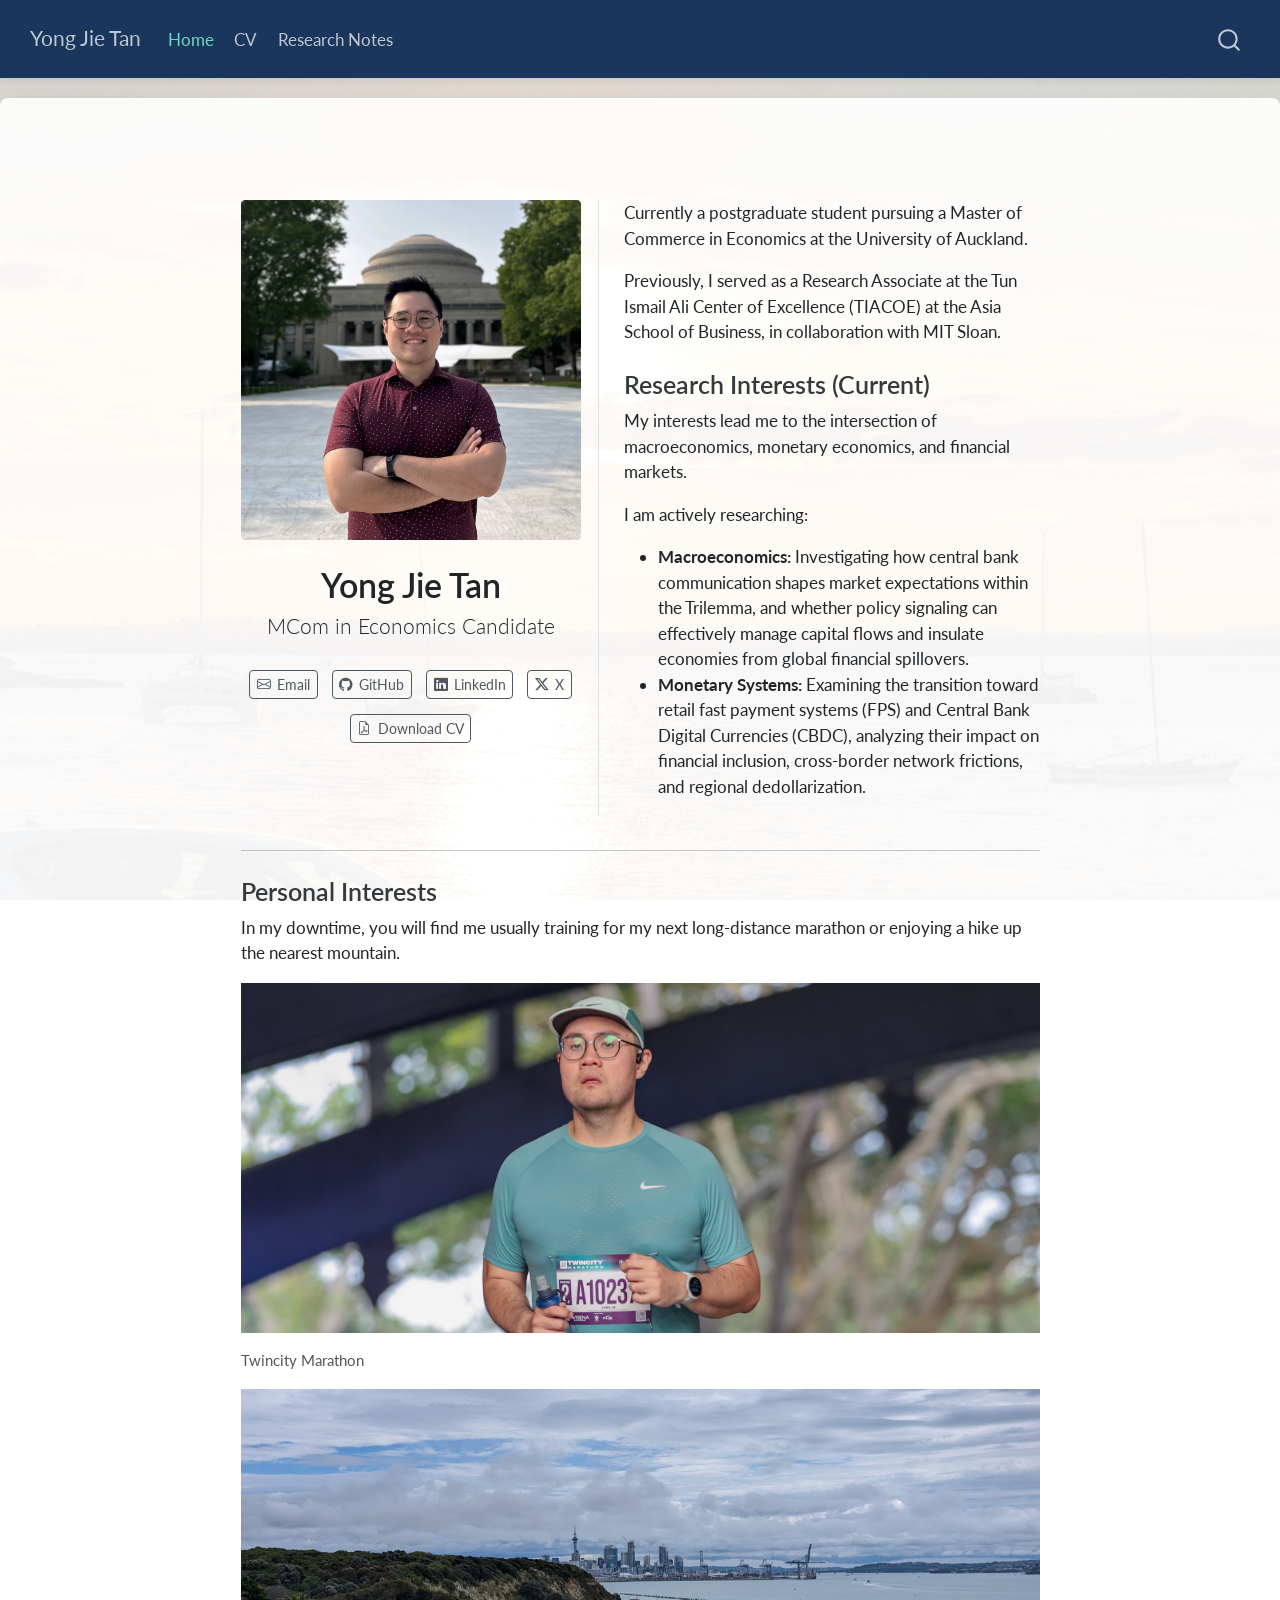
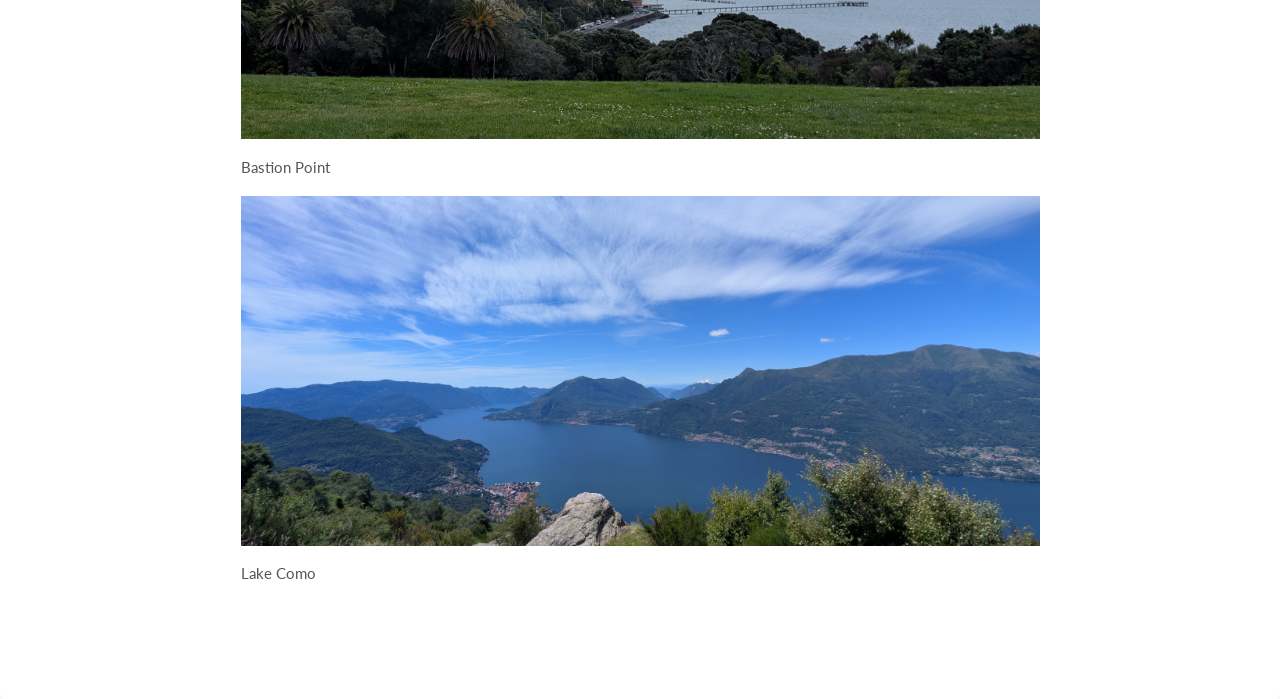
<file: index.html>
<!DOCTYPE html>
<html xmlns="http://www.w3.org/1999/xhtml" lang="en" xml:lang="en"><head>

<meta charset="utf-8">
<meta name="generator" content="quarto-1.11.9">

<meta name="viewport" content="width=device-width, initial-scale=1.0, user-scalable=yes">


<title>Yong Jie Tan</title>
<style>
/* Default styles provided by pandoc.
** See https://pandoc.org/MANUAL.html#variables-for-html for config info.
*/
span.smallcaps{font-variant: small-caps;}
div.columns{display: flex; gap: 1.5em;}
div.column{flex: auto;}
@media screen {
div.columns{gap: min(4vw, 1.5em);}
div.column{overflow-x: auto;}
}
div.hanging-indent{margin-left: 1.5em; text-indent: -1.5em;}
ul.task-list{list-style: none;}
ul.task-list li input[type="checkbox"] {
  width: 0.8em;
  margin: 0 0.8em 0.2em -1em; /* quarto-specific, see https://github.com/quarto-dev/quarto-cli/issues/4556 */ 
  vertical-align: middle;
}
</style>


<script src="site_libs/quarto-nav/quarto-nav.js"></script>
<script src="site_libs/quarto-nav/headroom.min.js"></script>
<script src="site_libs/clipboard/clipboard.min.js"></script>
<script src="site_libs/quarto-search/autocomplete.umd.js"></script>
<script src="site_libs/quarto-search/fuse.min.js"></script>
<script src="site_libs/quarto-search/quarto-search.js"></script>
<meta name="quarto:offset" content="./">
<link href="./favicon.png" rel="icon" type="image/png">
<script src="site_libs/quarto-html/quarto.js" type="module"></script>
<script src="site_libs/quarto-html/tabsets/tabsets.js" type="module"></script>
<script src="site_libs/quarto-html/scrollable-regions/scrollable-regions.js" type="module"></script>
<script src="site_libs/quarto-html/popper.min.js"></script>
<script src="site_libs/quarto-html/tippy.umd.min.js"></script>
<link href="site_libs/quarto-html/tippy.css" rel="stylesheet">
<link href="site_libs/quarto-html/quarto-syntax-highlighting-63b5708e65d6cd79cd7618c58d0c21e7.css" rel="stylesheet" id="quarto-text-highlighting-styles">
<script src="site_libs/bootstrap/bootstrap.min.js"></script>
<link href="site_libs/bootstrap/bootstrap-icons.css" rel="stylesheet">
<link href="site_libs/bootstrap/bootstrap-aa52e23625b9af02d9a668b4c26b5584.min.css" rel="stylesheet" append-hash="true" id="quarto-bootstrap" data-mode="light">
<script id="quarto-search-options" type="application/json">{
  "location": "navbar",
  "copy-button": false,
  "collapse-after": 3,
  "panel-placement": "end",
  "type": "overlay",
  "limit": 50,
  "keyboard-shortcut": [
    "f",
    "/",
    "s"
  ],
  "show-item-context": false,
  "language": {
    "search-no-results-text": "No results",
    "search-matching-documents-text": "matching documents",
    "search-copy-link-title": "Copy link to search",
    "search-hide-matches-text": "Hide additional matches",
    "search-more-match-text": "more match in this document",
    "search-more-matches-text": "more matches in this document",
    "search-clear-button-title": "Clear",
    "search-text-placeholder": "",
    "search-detached-cancel-button-title": "Cancel",
    "search-submit-button-title": "Submit",
    "search-label": "Search"
  }
}</script>


<link rel="stylesheet" href="custom.css">
</head>

<body class="nav-fixed fullcontent quarto-light"><a id="quarto-skip-link" class="visually-hidden-focusable" href="#quarto-document-content">Skip to main content</a>

<div id="quarto-search-results"></div>
  <header id="quarto-header" class="headroom fixed-top">
    <nav class="navbar navbar-expand-lg " data-bs-theme="dark" aria-label="Site">
      <div class="navbar-container container-fluid">
      <div class="navbar-brand-container mx-auto">
    <a class="navbar-brand" href="./index.html">
    <span class="navbar-title">Yong Jie Tan</span>
    </a>
  </div>
          <button class="navbar-toggler" type="button" data-bs-toggle="collapse" data-bs-target="#navbarCollapse" aria-controls="navbarCollapse" aria-expanded="false" aria-label="Toggle navigation" onclick="if (window.quartoToggleHeadroom) { window.quartoToggleHeadroom(); }">
  <span class="navbar-toggler-icon"></span>
</button>
          <div class="collapse navbar-collapse" id="navbarCollapse">
            <ul class="navbar-nav navbar-nav-scroll me-auto">
  <li class="nav-item">
    <a class="nav-link active" href="./index.html" aria-current="page"> 
<span class="menu-text">Home</span></a>
  </li>  
  <li class="nav-item">
    <a class="nav-link" href="./cv.html"> 
<span class="menu-text">CV</span></a>
  </li>  
  <li class="nav-item">
    <a class="nav-link" href="./notes.html"> 
<span class="menu-text">Research Notes</span></a>
  </li>  
</ul>
          </div> <!-- /navcollapse -->
            <div class="quarto-navbar-tools">
</div>
            <div id="quarto-search" class="" title="Search"></div>
      </div> <!-- /container-fluid -->
    </nav>
</header>
<!-- content -->
<div id="quarto-content" class="quarto-container page-columns page-rows-contents page-layout-article page-navbar">
<!-- sidebar -->
<!-- margin-sidebar -->
    
<!-- main -->
<main class="content" id="quarto-document-content" tabindex="-1">




<div class="quarto-about-trestles">
  <div class="about-entity">
    <img src="profile.jpg" class="about-image
  rounded " style="width: 20em;">
<header id="title-block-header" class="quarto-title-block default">
<div class="quarto-title">
<h1 class="title">Yong Jie Tan</h1>
<p class="subtitle lead">MCom in Economics Candidate</p>
</div>
<div class="quarto-title-meta">
  </div>
</header>
    <div class="about-links">
  <a href="mailto:yongjie.tan311@gmail.com" class="about-link" rel="" target="">
    <i class="bi bi-envelope"></i>
     <span class="about-link-text">Email</span>
  </a>
  <a href="https://github.com/yongjie-tan" class="about-link" rel="" target="">
    <i class="bi bi-github"></i>
     <span class="about-link-text">GitHub</span>
  </a>
  <a href="https://www.linkedin.com/in/yongjiet/" class="about-link" rel="" target="">
    <i class="bi bi-linkedin"></i>
     <span class="about-link-text">LinkedIn</span>
  </a>
  <a href="https://x.com/TanYongJie" class="about-link" rel="" target="">
    <i class="bi bi-twitter-x"></i>
     <span class="about-link-text">X</span>
  </a>
  <a href="/cv.pdf" class="about-link" rel="" target="">
    <i class="bi bi-file-earmark-pdf"></i>
     <span class="about-link-text">Download CV</span>
  </a>
</div>
  </div>
  <div class="about-contents"><div id="profile-section">
<p>Currently a postgraduate student pursuing a Master of Commerce in Economics at the University of Auckland.</p>
<p>Previously, I served as a Research Associate at the Tun Ismail Ali Center of Excellence (TIACOE) at the Asia School of Business, in collaboration with MIT Sloan.</p>
<section id="research-interests-current" class="level3">
<h3 data-anchor-id="research-interests-current">Research Interests (Current)</h3>
<p>My interests lead me to the intersection of macroeconomics, monetary economics, and financial markets.</p>
<p>I am actively researching:</p>
<ul>
<li><strong>Macroeconomics:</strong> Investigating how central bank communication shapes market expectations within the Trilemma, and whether policy signaling can effectively manage capital flows and insulate economies from global financial spillovers.</li>
<li><strong>Monetary Systems:</strong> Examining the transition toward retail fast payment systems (FPS) and Central Bank Digital Currencies (CBDC), analyzing their impact on financial inclusion, cross-border network frictions, and regional dedollarization.</li>
</ul>
</section>
</div></div>
</div>

<hr>
<section id="personal-interests" class="level3">
<h3 data-anchor-id="personal-interests">Personal Interests</h3>
<p>In my downtime, you will find me usually training for my next long-distance marathon or enjoying a hike up the nearest mountain.</p>
<div class="{.layout-ncol=3}">
<figure class="figure">
<img src="twincity.jpg" alt="Twincity Marathon" style="width: 100%; height: 350px; object-fit: cover; object-position: center;" class="figure-img">
<figcaption style="text-align: left; font-size: 0.9em; margin-top: 8px; color: #555;">
Twincity Marathon
</figcaption>
</figure>
<figure class="figure">
<img src="auckland-hike.jpg" alt="Auckland Trails" style="width: 100%; height: 350px; object-fit: cover; object-position: center;" class="figure-img">
<figcaption style="text-align: left; font-size: 0.9em; margin-top: 8px; color: #555;">
Bastion Point
</figcaption>
</figure>
<figure class="figure">
<img src="como.jpg" alt="Lake Como" style="width: 100%; height: 350px; object-fit: cover; object-position: center;" class="figure-img">
<figcaption style="text-align: left; font-size: 0.9em; margin-top: 8px; color: #555;">
Lake Como
</figcaption>
</figure>
</div>



</section>

</main> <!-- /main -->
<script id="quarto-html-after-body" type="application/javascript">
  window.document.addEventListener("DOMContentLoaded", function (event) {
    const isCodeAnnotation = (el) => {
      for (const clz of el.classList) {
        if (clz.startsWith('code-annotation-')) {                     
          return true;
        }
      }
      return false;
    }
    const onCopySuccess = function(e) {
      // button target
      const button = e.trigger;
      // don't keep focus
      button.blur();
      // flash "checked"
      button.classList.add('code-copy-button-checked');
      var currentTitle = button.getAttribute("title");
      button.setAttribute("title", "Copied!");
      let tooltip;
      if (window.bootstrap) {
        button.setAttribute("data-bs-toggle", "tooltip");
        button.setAttribute("data-bs-placement", "left");
        button.setAttribute("data-bs-title", "Copied!");
        tooltip = new bootstrap.Tooltip(button, 
          { trigger: "manual", 
            customClass: "code-copy-button-tooltip",
            offset: [0, -8]});
        tooltip.show();    
      }
      setTimeout(function() {
        if (tooltip) {
          tooltip.hide();
          button.removeAttribute("data-bs-title");
          button.removeAttribute("data-bs-toggle");
          button.removeAttribute("data-bs-placement");
        }
        button.setAttribute("title", currentTitle);
        button.classList.remove('code-copy-button-checked');
      }, 1000);
      // clear code selection
      e.clearSelection();
    }
    const getTextToCopy = function(trigger) {
      const outerScaffold = trigger.parentElement.cloneNode(true);
      const codeEl = outerScaffold.querySelector('code');
      for (const childEl of codeEl.children) {
        if (isCodeAnnotation(childEl)) {
          childEl.remove();
        }
      }
      return codeEl.innerText;
    }
    const clipboard = new window.ClipboardJS('.code-copy-button:not([data-in-quarto-modal])', {
      text: getTextToCopy
    });
    clipboard.on('success', onCopySuccess);
    if (window.document.getElementById('quarto-embedded-source-code-modal')) {
      const clipboardModal = new window.ClipboardJS('.code-copy-button[data-in-quarto-modal]', {
        text: getTextToCopy,
        container: window.document.getElementById('quarto-embedded-source-code-modal')
      });
      clipboardModal.on('success', onCopySuccess);
    }
      var localhostRegex = new RegExp(/^(?:http|https):\/\/localhost\:?[0-9]*\//);
      var mailtoRegex = new RegExp(/^mailto:/);
        var filterRegex = new RegExp("https:\/\/yongjie-tan\.github\.io\/");
      var isInternal = (href) => {
          return filterRegex.test(href) || localhostRegex.test(href) || mailtoRegex.test(href);
      }
      // Inspect non-navigation links and adorn them if external
      window.quartoDecorateExternalLinks = function (root) {
     var links = (root || window.document).querySelectorAll('a[href]:not(.nav-link):not(.navbar-brand):not(.toc-action):not(.sidebar-link):not(.sidebar-item-toggle):not(.pagination-link):not(.no-external):not([aria-hidden]):not(.dropdown-item):not(.quarto-navigation-tool):not(.about-link)');
      for (var i=0; i<links.length; i++) {
        const link = links[i];
        if (!isInternal(link.href)) {
          // undo the damage that might have been done by quarto-nav.js in the case of
          // links that we want to consider external
          if (link.dataset.originalHref !== undefined) {
            link.href = link.dataset.originalHref;
          }
          if (!link.classList.contains('no-external-icon')) {
          }
        }
      }
      };
      window.quartoDecorateExternalLinks(window.document);
    // Esc closes the popup (WCAG 1.4.13) and focus leaving both trigger and
    // popup closes it (WCAG 2.4.11); tippy handles neither for interactive popups.
    const hideOnEscAndFocusOut = {
      name: 'hideOnEscAndFocusOut',
      defaultValue: true,
      fn(instance) {
        const dismiss = () => {
          // A show scheduled by the trigger delay would otherwise reopen it
          instance.clearDelayTimeouts();
          instance.hide();
        };
        const onKeyDown = (event) => {
          if (event.key !== 'Escape') {
            return;
          }
          // Keep Esc from also reaching page handlers (e.g. reveal.js overview),
          // except an open reveal.js slide menu, which Esc should close too.
          // The menu handles keys only when its keyboard option is on.
          const menuHandlesEsc = window.Reveal?.getPlugin?.('menu')?.isOpen() &&
            window.Reveal.getConfig().menu?.keyboard !== false;
          if (!menuHandlesEsc) {
            event.stopPropagation();
          }
          if (instance.popper.contains(window.document.activeElement)) {
            // Disabled while refocusing so the focus trigger does not reopen it
            instance.disable();
            instance.reference.focus();
            instance.enable();
          }
          dismiss();
        };
        const onFocusOut = (event) => {
          const target = event.relatedTarget;
          if (target && !instance.reference.contains(target) &&
              !instance.popper.contains(target)) {
            dismiss();
          }
        };
        // On the trigger too: a click trigger (code-annotations: select) has no
        // blur handling. Attached for the instance's lifetime so leaving the
        // trigger also cancels a show still pending on the trigger delay.
        instance.reference.addEventListener('focusout', onFocusOut);
        return {
          onShow() {
            window.document.addEventListener('keydown', onKeyDown, true);
            instance.popper.addEventListener('focusout', onFocusOut);
          },
          onHide() {
            window.document.removeEventListener('keydown', onKeyDown, true);
            instance.popper.removeEventListener('focusout', onFocusOut);
          },
          onDestroy() {
            instance.reference.removeEventListener('focusout', onFocusOut);
          },
        };
      },
    };
    function tippyHover(el, contentFn, onTriggerFn, onUntriggerFn) {
      const config = {
        allowHTML: true,
        maxWidth: 500,
        delay: 100,
        arrow: false,
        appendTo: function(el) {
            return el.parentElement;
        },
        interactive: true,
        interactiveBorder: 10,
        theme: 'quarto',
        placement: 'bottom-start',
        plugins: [hideOnEscAndFocusOut],
      };
      if (contentFn) {
        config.content = contentFn;
      }
      if (onTriggerFn) {
        config.onTrigger = onTriggerFn;
      }
      if (onUntriggerFn) {
        config.onUntrigger = onUntriggerFn;
      }
      window.tippy(el, config); 
    }
    const noterefs = window.document.querySelectorAll('a[role="doc-noteref"]');
    for (var i=0; i<noterefs.length; i++) {
      const ref = noterefs[i];
      tippyHover(ref, function() {
        // use id or data attribute instead here
        let href = ref.getAttribute('data-footnote-href') || ref.getAttribute('href');
        try { href = new URL(href).hash; } catch {}
        const id = href.replace(/^#\/?/, "");
        const note = window.document.getElementById(id);
        if (note) {
          return note.innerHTML;
        } else {
          return "";
        }
      });
    }
    const xrefs = window.document.querySelectorAll('a.quarto-xref');
    const processXRef = (id, note) => {
      // Strip column container classes
      const stripColumnClz = (el) => {
        el.classList.remove("page-full", "page-columns");
        if (el.children) {
          for (const child of el.children) {
            stripColumnClz(child);
          }
        }
      }
      stripColumnClz(note)
      if (id === null || id.startsWith('sec-')) {
        // Special case sections, only their first couple elements
        const container = document.createElement("div");
        if (note.children && note.children.length > 2) {
          container.appendChild(note.children[0].cloneNode(true));
          for (let i = 1; i < note.children.length; i++) {
            const child = note.children[i];
            if (child.tagName === "P" && child.innerText === "") {
              continue;
            } else {
              container.appendChild(child.cloneNode(true));
              break;
            }
          }
          if (window.Quarto?.typesetMath) {
            window.Quarto.typesetMath(container);
          }
          return container.innerHTML
        } else {
          if (window.Quarto?.typesetMath) {
            window.Quarto.typesetMath(note);
          }
          return note.innerHTML;
        }
      } else {
        // Remove any anchor links if they are present
        const anchorLink = note.querySelector('a.anchorjs-link');
        if (anchorLink) {
          anchorLink.remove();
        }
        if (window.Quarto?.typesetMath) {
          window.Quarto.typesetMath(note);
        }
        if (note.classList.contains("callout")) {
          return note.outerHTML;
        } else {
          return note.innerHTML;
        }
      }
    }
    for (var i=0; i<xrefs.length; i++) {
      const xref = xrefs[i];
      tippyHover(xref, undefined, function(instance) {
        instance.disable();
        let url = xref.getAttribute('href');
        let hash = undefined; 
        if (url.startsWith('#')) {
          hash = url;
        } else {
          try { hash = new URL(url).hash; } catch {}
        }
        if (hash) {
          const id = hash.replace(/^#\/?/, "");
          const note = window.document.getElementById(id);
          if (note !== null) {
            try {
              const html = processXRef(id, note.cloneNode(true));
              instance.setContent(html);
            } finally {
              instance.enable();
              instance.show();
            }
          } else {
            // See if we can fetch this
            fetch(url.split('#')[0])
            .then(res => res.text())
            .then(html => {
              const parser = new DOMParser();
              const htmlDoc = parser.parseFromString(html, "text/html");
              const note = htmlDoc.getElementById(id);
              if (note !== null) {
                const html = processXRef(id, note);
                instance.setContent(html);
              } 
            }).finally(() => {
              instance.enable();
              instance.show();
            });
          }
        } else {
          // See if we can fetch a full url (with no hash to target)
          // This is a special case and we should probably do some content thinning / targeting
          fetch(url)
          .then(res => res.text())
          .then(html => {
            const parser = new DOMParser();
            const htmlDoc = parser.parseFromString(html, "text/html");
            const note = htmlDoc.querySelector('main.content');
            if (note !== null) {
              // This should only happen for chapter cross references
              // (since there is no id in the URL)
              // remove the first header
              if (note.children.length > 0 && note.children[0].tagName === "HEADER") {
                note.children[0].remove();
              }
              const html = processXRef(null, note);
              instance.setContent(html);
            } 
          }).finally(() => {
            instance.enable();
            instance.show();
          });
        }
      }, function(instance) {
      });
    }
        let selectedAnnoteEl;
        const selectorForAnnotation = ( cell, annotation) => {
          let cellAttr = 'data-code-cell="' + cell + '"';
          let lineAttr = 'data-code-annotation="' +  annotation + '"';
          const selector = 'span[' + cellAttr + '][' + lineAttr + ']';
          return selector;
        }
        const selectCodeLines = (annoteEl) => {
          const doc = window.document;
          const targetCell = annoteEl.getAttribute("data-target-cell");
          const targetAnnotation = annoteEl.getAttribute("data-target-annotation");
          const annoteSpan = window.document.querySelector(selectorForAnnotation(targetCell, targetAnnotation));
          const lines = annoteSpan.getAttribute("data-code-lines").split(",");
          const lineIds = lines.map((line) => {
            return targetCell + "-" + line;
          })
          // Each band is positioned against its own containing block, which is
          // not the offsetParent of the lines, so place it from client rects.
          const placeBand = (band, firstEl, lastEl, codeBlock) => {
            const container = band.offsetParent;
            if (container === null) {
              return;
            }
            const containerRect = container.getBoundingClientRect();
            // Reveal.js scales slides with a transform, so convert client
            // pixels back to the CSS pixels of the container.
            const scale = containerRect.height / container.offsetHeight || 1;
            const firstRect = firstEl.getBoundingClientRect();
            const lastRect = lastEl.getBoundingClientRect();
            const top = (firstRect.top - containerRect.top) / scale - container.clientTop + container.scrollTop;
            const height = (lastRect.bottom - firstRect.top) / scale;
            band.style.top = top - 2 + "px";
            band.style.height = height + 4 + "px";
            if (codeBlock) {
              // Without the copy button wrapper, the containing block is wider
              // than the code block, so span the code block explicitly.
              const blockRect = codeBlock.getBoundingClientRect();
              band.style.left = (blockRect.left - containerRect.left) / scale - container.clientLeft + container.scrollLeft + "px";
              band.style.width = blockRect.width / scale + "px";
            }
          };
          if (lineIds.length > 0) {
            const el = window.document.getElementById(lineIds[0]);
            const lastEl = window.document.getElementById(lineIds[lineIds.length - 1]);
            const parent = el.parentElement.parentElement;
            // cook up a div (if necessary) and position it
            let div = window.document.getElementById("code-annotation-line-highlight");
            if (div === null) {
              div = window.document.createElement("div");
              div.setAttribute("id", "code-annotation-line-highlight");
              div.style.position = 'absolute';
              parent.appendChild(div);
            }
            placeBand(div, el, lastEl, parent.closest("div.sourceCode") || parent);
            let gutterDiv = window.document.getElementById("code-annotation-line-highlight-gutter");
            if (gutterDiv === null) {
              gutterDiv = window.document.createElement("div");
              gutterDiv.setAttribute("id", "code-annotation-line-highlight-gutter");
              gutterDiv.style.position = 'absolute';
              const codeCell = window.document.getElementById(targetCell);
              const gutter = codeCell.querySelector('.code-annotation-gutter');
              gutter.appendChild(gutterDiv);
            }
            placeBand(gutterDiv, el, lastEl);
            selectedAnnoteEl = annoteEl;
          }
        };
        const unselectCodeLines = () => {
          const elementsIds = ["code-annotation-line-highlight", "code-annotation-line-highlight-gutter"];
          elementsIds.forEach((elId) => {
            const div = window.document.getElementById(elId);
            if (div) {
              div.remove();
            }
          });
          selectedAnnoteEl = undefined;
        };
          // Handle positioning of the toggle
      window.addEventListener(
        "resize",
        throttle(() => {
          elRect = undefined;
          if (selectedAnnoteEl) {
            selectCodeLines(selectedAnnoteEl);
          }
        }, 10)
      );
      function throttle(fn, ms) {
      let throttle = false;
      let timer;
        return (...args) => {
          if(!throttle) { // first call gets through
              fn.apply(this, args);
              throttle = true;
          } else { // all the others get throttled
              if(timer) clearTimeout(timer); // cancel #2
              timer = setTimeout(() => {
                fn.apply(this, args);
                timer = throttle = false;
              }, ms);
          }
        };
      }
        // Attach click handler to the DT
        const annoteDls = window.document.querySelectorAll('dt[data-target-cell]');
        for (const annoteDlNode of annoteDls) {
          annoteDlNode.addEventListener('click', (event) => {
            const clickedEl = event.target;
            if (clickedEl !== selectedAnnoteEl) {
              unselectCodeLines();
              const activeEl = window.document.querySelector('dt[data-target-cell].code-annotation-active');
              if (activeEl) {
                activeEl.classList.remove('code-annotation-active');
              }
              selectCodeLines(clickedEl);
              clickedEl.classList.add('code-annotation-active');
            } else {
              // Unselect the line
              unselectCodeLines();
              clickedEl.classList.remove('code-annotation-active');
            }
          });
        }
    const findCites = (el) => {
      const parentEl = el.parentElement;
      if (parentEl) {
        const cites = parentEl.dataset.cites;
        if (cites) {
          return {
            el,
            cites: cites.split(' ')
          };
        } else {
          return findCites(el.parentElement)
        }
      } else {
        return undefined;
      }
    };
    var bibliorefs = window.document.querySelectorAll('a[role="doc-biblioref"]');
    for (var i=0; i<bibliorefs.length; i++) {
      const ref = bibliorefs[i];
      const citeInfo = findCites(ref);
      if (citeInfo) {
        tippyHover(citeInfo.el, function() {
          var popup = window.document.createElement('div');
          citeInfo.cites.forEach(function(cite) {
            var citeDiv = window.document.createElement('div');
            citeDiv.classList.add('hanging-indent');
            citeDiv.classList.add('csl-entry');
            var biblioDiv = window.document.getElementById('ref-' + cite);
            if (biblioDiv) {
              citeDiv.innerHTML = biblioDiv.innerHTML;
            }
            popup.appendChild(citeDiv);
          });
          return popup.innerHTML;
        });
      }
    }
  });
  </script>
  <script type="application/javascript">
  window.quartoScrollableRegionsLabels = {"code":"Scrollable code","output":"Scrollable output"};
  </script>
</div> <!-- /content -->




</body></html>
</file>
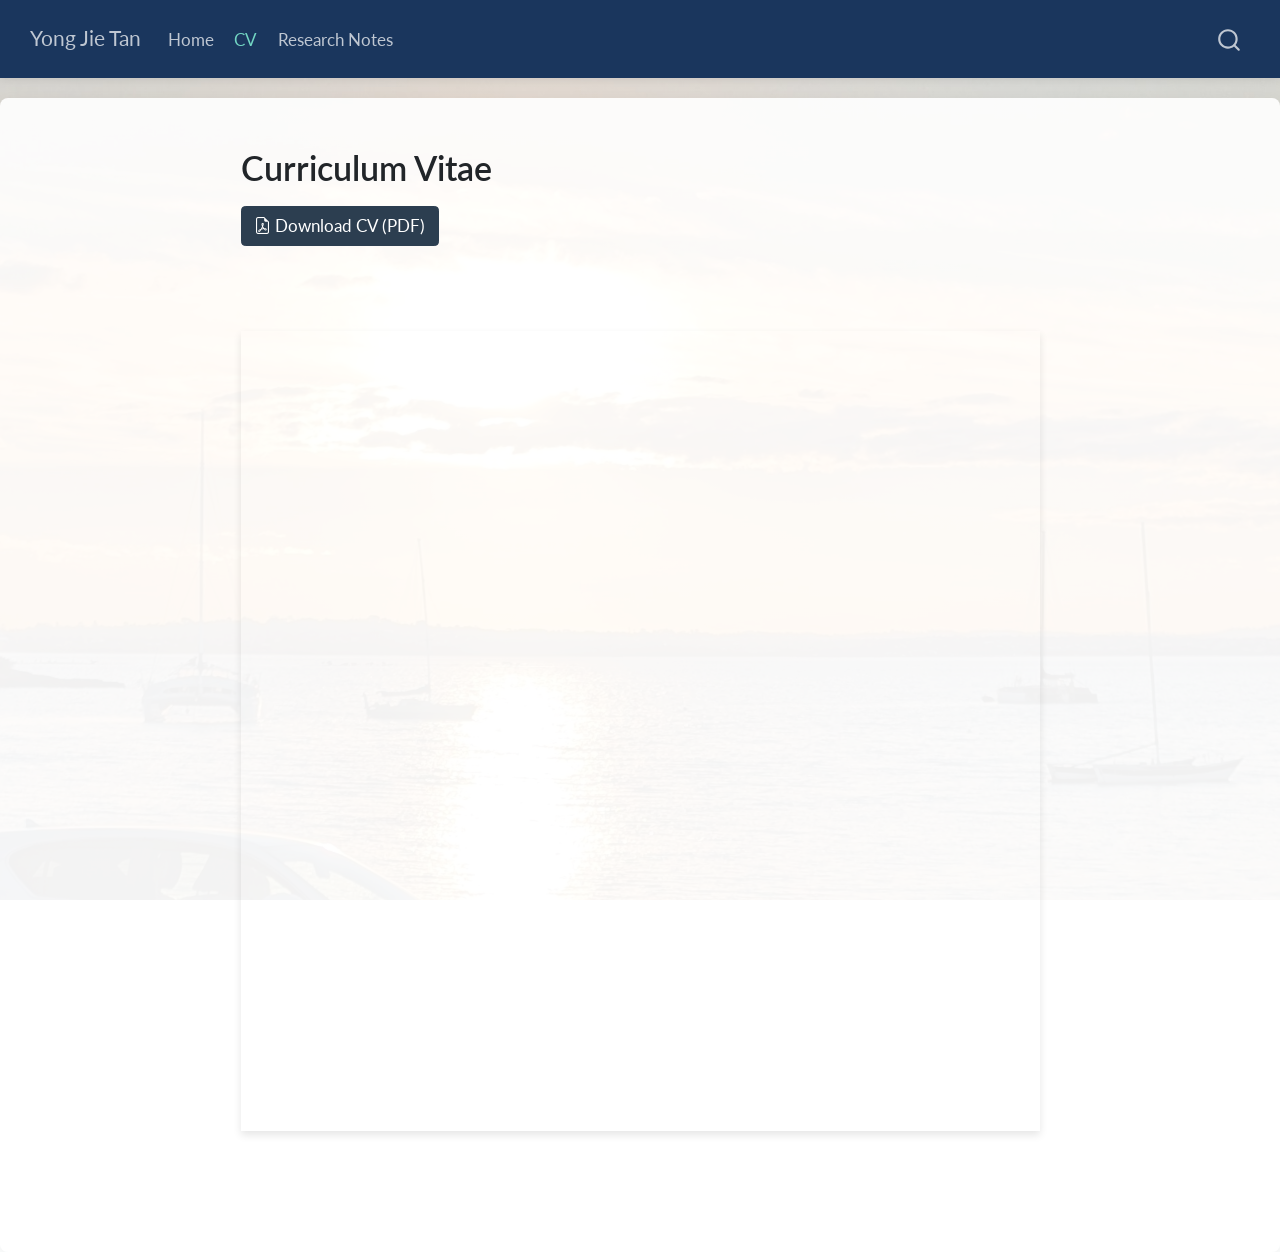
<file: cv.html>
<!DOCTYPE html>
<html xmlns="http://www.w3.org/1999/xhtml" lang="en" xml:lang="en"><head>

<meta charset="utf-8">
<meta name="generator" content="quarto-1.11.9">

<meta name="viewport" content="width=device-width, initial-scale=1.0, user-scalable=yes">


<title>Curriculum Vitae – Yong Jie Tan</title>
<style>
/* Default styles provided by pandoc.
** See https://pandoc.org/MANUAL.html#variables-for-html for config info.
*/
span.smallcaps{font-variant: small-caps;}
div.columns{display: flex; gap: 1.5em;}
div.column{flex: auto;}
@media screen {
div.columns{gap: min(4vw, 1.5em);}
div.column{overflow-x: auto;}
}
div.hanging-indent{margin-left: 1.5em; text-indent: -1.5em;}
ul.task-list{list-style: none;}
ul.task-list li input[type="checkbox"] {
  width: 0.8em;
  margin: 0 0.8em 0.2em -1em; /* quarto-specific, see https://github.com/quarto-dev/quarto-cli/issues/4556 */ 
  vertical-align: middle;
}
</style>


<script src="site_libs/quarto-nav/quarto-nav.js"></script>
<script src="site_libs/quarto-nav/headroom.min.js"></script>
<script src="site_libs/clipboard/clipboard.min.js"></script>
<script src="site_libs/quarto-search/autocomplete.umd.js"></script>
<script src="site_libs/quarto-search/fuse.min.js"></script>
<script src="site_libs/quarto-search/quarto-search.js"></script>
<meta name="quarto:offset" content="./">
<link href="./favicon.png" rel="icon" type="image/png">
<script src="site_libs/quarto-html/quarto.js" type="module"></script>
<script src="site_libs/quarto-html/tabsets/tabsets.js" type="module"></script>
<script src="site_libs/quarto-html/scrollable-regions/scrollable-regions.js" type="module"></script>
<script src="site_libs/quarto-html/popper.min.js"></script>
<script src="site_libs/quarto-html/tippy.umd.min.js"></script>
<script src="site_libs/quarto-html/anchor.min.js"></script>
<link href="site_libs/quarto-html/tippy.css" rel="stylesheet">
<link href="site_libs/quarto-html/quarto-syntax-highlighting-63b5708e65d6cd79cd7618c58d0c21e7.css" rel="stylesheet" id="quarto-text-highlighting-styles">
<script src="site_libs/bootstrap/bootstrap.min.js"></script>
<link href="site_libs/bootstrap/bootstrap-icons.css" rel="stylesheet">
<link href="site_libs/bootstrap/bootstrap-aa52e23625b9af02d9a668b4c26b5584.min.css" rel="stylesheet" append-hash="true" id="quarto-bootstrap" data-mode="light">
<script id="quarto-search-options" type="application/json">{
  "location": "navbar",
  "copy-button": false,
  "collapse-after": 3,
  "panel-placement": "end",
  "type": "overlay",
  "limit": 50,
  "keyboard-shortcut": [
    "f",
    "/",
    "s"
  ],
  "show-item-context": false,
  "language": {
    "search-no-results-text": "No results",
    "search-matching-documents-text": "matching documents",
    "search-copy-link-title": "Copy link to search",
    "search-hide-matches-text": "Hide additional matches",
    "search-more-match-text": "more match in this document",
    "search-more-matches-text": "more matches in this document",
    "search-clear-button-title": "Clear",
    "search-text-placeholder": "",
    "search-detached-cancel-button-title": "Cancel",
    "search-submit-button-title": "Submit",
    "search-label": "Search"
  }
}</script>


<link rel="stylesheet" href="custom.css">
</head>

<body class="nav-fixed fullcontent quarto-light"><a id="quarto-skip-link" class="visually-hidden-focusable" href="#quarto-document-content">Skip to main content</a>

<div id="quarto-search-results"></div>
  <header id="quarto-header" class="headroom fixed-top">
    <nav class="navbar navbar-expand-lg " data-bs-theme="dark" aria-label="Site">
      <div class="navbar-container container-fluid">
      <div class="navbar-brand-container mx-auto">
    <a class="navbar-brand" href="./index.html">
    <span class="navbar-title">Yong Jie Tan</span>
    </a>
  </div>
          <button class="navbar-toggler" type="button" data-bs-toggle="collapse" data-bs-target="#navbarCollapse" aria-controls="navbarCollapse" aria-expanded="false" aria-label="Toggle navigation" onclick="if (window.quartoToggleHeadroom) { window.quartoToggleHeadroom(); }">
  <span class="navbar-toggler-icon"></span>
</button>
          <div class="collapse navbar-collapse" id="navbarCollapse">
            <ul class="navbar-nav navbar-nav-scroll me-auto">
  <li class="nav-item">
    <a class="nav-link" href="./index.html"> 
<span class="menu-text">Home</span></a>
  </li>  
  <li class="nav-item">
    <a class="nav-link active" href="./cv.html" aria-current="page"> 
<span class="menu-text">CV</span></a>
  </li>  
  <li class="nav-item">
    <a class="nav-link" href="./notes.html"> 
<span class="menu-text">Research Notes</span></a>
  </li>  
</ul>
          </div> <!-- /navcollapse -->
            <div class="quarto-navbar-tools">
</div>
            <div id="quarto-search" class="" title="Search"></div>
      </div> <!-- /container-fluid -->
    </nav>
</header>
<!-- content -->
<div id="quarto-content" class="quarto-container page-columns page-rows-contents page-layout-article page-navbar">
<!-- sidebar -->
<!-- margin-sidebar -->
    
<!-- main -->
<main class="content" id="quarto-document-content" tabindex="-1">

<header id="title-block-header" class="quarto-title-block default">
<div class="quarto-title">
<h1 class="title">Curriculum Vitae</h1>
</div>



<div class="quarto-title-meta">

    
  
    
  </div>
  


</header>


<p><a href="cv.pdf" class="btn btn-primary" target="_blank"> <i class="bi bi-file-earmark-pdf"></i> Download CV (PDF) </a></p>
<p><br><br></p>
<iframe src="https://docs.google.com/gview?url=https://yongjie-tan.github.io/cv.pdf&amp;embedded=true" width="100%" height="800px" style="border: none; box-shadow: 0 4px 8px rgba(0,0,0,0.1);">
</iframe>



</main> <!-- /main -->
<script id="quarto-html-after-body" type="application/javascript">
  window.document.addEventListener("DOMContentLoaded", function (event) {
    const icon = "";
    const anchorJS = new window.AnchorJS();
    anchorJS.options = {
      placement: 'right',
      icon: icon
    };
    anchorJS.add('.anchored');
    const isCodeAnnotation = (el) => {
      for (const clz of el.classList) {
        if (clz.startsWith('code-annotation-')) {                     
          return true;
        }
      }
      return false;
    }
    const onCopySuccess = function(e) {
      // button target
      const button = e.trigger;
      // don't keep focus
      button.blur();
      // flash "checked"
      button.classList.add('code-copy-button-checked');
      var currentTitle = button.getAttribute("title");
      button.setAttribute("title", "Copied!");
      let tooltip;
      if (window.bootstrap) {
        button.setAttribute("data-bs-toggle", "tooltip");
        button.setAttribute("data-bs-placement", "left");
        button.setAttribute("data-bs-title", "Copied!");
        tooltip = new bootstrap.Tooltip(button, 
          { trigger: "manual", 
            customClass: "code-copy-button-tooltip",
            offset: [0, -8]});
        tooltip.show();    
      }
      setTimeout(function() {
        if (tooltip) {
          tooltip.hide();
          button.removeAttribute("data-bs-title");
          button.removeAttribute("data-bs-toggle");
          button.removeAttribute("data-bs-placement");
        }
        button.setAttribute("title", currentTitle);
        button.classList.remove('code-copy-button-checked');
      }, 1000);
      // clear code selection
      e.clearSelection();
    }
    const getTextToCopy = function(trigger) {
      const outerScaffold = trigger.parentElement.cloneNode(true);
      const codeEl = outerScaffold.querySelector('code');
      for (const childEl of codeEl.children) {
        if (isCodeAnnotation(childEl)) {
          childEl.remove();
        }
      }
      return codeEl.innerText;
    }
    const clipboard = new window.ClipboardJS('.code-copy-button:not([data-in-quarto-modal])', {
      text: getTextToCopy
    });
    clipboard.on('success', onCopySuccess);
    if (window.document.getElementById('quarto-embedded-source-code-modal')) {
      const clipboardModal = new window.ClipboardJS('.code-copy-button[data-in-quarto-modal]', {
        text: getTextToCopy,
        container: window.document.getElementById('quarto-embedded-source-code-modal')
      });
      clipboardModal.on('success', onCopySuccess);
    }
      var localhostRegex = new RegExp(/^(?:http|https):\/\/localhost\:?[0-9]*\//);
      var mailtoRegex = new RegExp(/^mailto:/);
        var filterRegex = new RegExp("https:\/\/yongjie-tan\.github\.io\/");
      var isInternal = (href) => {
          return filterRegex.test(href) || localhostRegex.test(href) || mailtoRegex.test(href);
      }
      // Inspect non-navigation links and adorn them if external
      window.quartoDecorateExternalLinks = function (root) {
     var links = (root || window.document).querySelectorAll('a[href]:not(.nav-link):not(.navbar-brand):not(.toc-action):not(.sidebar-link):not(.sidebar-item-toggle):not(.pagination-link):not(.no-external):not([aria-hidden]):not(.dropdown-item):not(.quarto-navigation-tool):not(.about-link)');
      for (var i=0; i<links.length; i++) {
        const link = links[i];
        if (!isInternal(link.href)) {
          // undo the damage that might have been done by quarto-nav.js in the case of
          // links that we want to consider external
          if (link.dataset.originalHref !== undefined) {
            link.href = link.dataset.originalHref;
          }
          if (!link.classList.contains('no-external-icon')) {
          }
        }
      }
      };
      window.quartoDecorateExternalLinks(window.document);
    // Esc closes the popup (WCAG 1.4.13) and focus leaving both trigger and
    // popup closes it (WCAG 2.4.11); tippy handles neither for interactive popups.
    const hideOnEscAndFocusOut = {
      name: 'hideOnEscAndFocusOut',
      defaultValue: true,
      fn(instance) {
        const dismiss = () => {
          // A show scheduled by the trigger delay would otherwise reopen it
          instance.clearDelayTimeouts();
          instance.hide();
        };
        const onKeyDown = (event) => {
          if (event.key !== 'Escape') {
            return;
          }
          // Keep Esc from also reaching page handlers (e.g. reveal.js overview),
          // except an open reveal.js slide menu, which Esc should close too.
          // The menu handles keys only when its keyboard option is on.
          const menuHandlesEsc = window.Reveal?.getPlugin?.('menu')?.isOpen() &&
            window.Reveal.getConfig().menu?.keyboard !== false;
          if (!menuHandlesEsc) {
            event.stopPropagation();
          }
          if (instance.popper.contains(window.document.activeElement)) {
            // Disabled while refocusing so the focus trigger does not reopen it
            instance.disable();
            instance.reference.focus();
            instance.enable();
          }
          dismiss();
        };
        const onFocusOut = (event) => {
          const target = event.relatedTarget;
          if (target && !instance.reference.contains(target) &&
              !instance.popper.contains(target)) {
            dismiss();
          }
        };
        // On the trigger too: a click trigger (code-annotations: select) has no
        // blur handling. Attached for the instance's lifetime so leaving the
        // trigger also cancels a show still pending on the trigger delay.
        instance.reference.addEventListener('focusout', onFocusOut);
        return {
          onShow() {
            window.document.addEventListener('keydown', onKeyDown, true);
            instance.popper.addEventListener('focusout', onFocusOut);
          },
          onHide() {
            window.document.removeEventListener('keydown', onKeyDown, true);
            instance.popper.removeEventListener('focusout', onFocusOut);
          },
          onDestroy() {
            instance.reference.removeEventListener('focusout', onFocusOut);
          },
        };
      },
    };
    function tippyHover(el, contentFn, onTriggerFn, onUntriggerFn) {
      const config = {
        allowHTML: true,
        maxWidth: 500,
        delay: 100,
        arrow: false,
        appendTo: function(el) {
            return el.parentElement;
        },
        interactive: true,
        interactiveBorder: 10,
        theme: 'quarto',
        placement: 'bottom-start',
        plugins: [hideOnEscAndFocusOut],
      };
      if (contentFn) {
        config.content = contentFn;
      }
      if (onTriggerFn) {
        config.onTrigger = onTriggerFn;
      }
      if (onUntriggerFn) {
        config.onUntrigger = onUntriggerFn;
      }
      window.tippy(el, config); 
    }
    const noterefs = window.document.querySelectorAll('a[role="doc-noteref"]');
    for (var i=0; i<noterefs.length; i++) {
      const ref = noterefs[i];
      tippyHover(ref, function() {
        // use id or data attribute instead here
        let href = ref.getAttribute('data-footnote-href') || ref.getAttribute('href');
        try { href = new URL(href).hash; } catch {}
        const id = href.replace(/^#\/?/, "");
        const note = window.document.getElementById(id);
        if (note) {
          return note.innerHTML;
        } else {
          return "";
        }
      });
    }
    const xrefs = window.document.querySelectorAll('a.quarto-xref');
    const processXRef = (id, note) => {
      // Strip column container classes
      const stripColumnClz = (el) => {
        el.classList.remove("page-full", "page-columns");
        if (el.children) {
          for (const child of el.children) {
            stripColumnClz(child);
          }
        }
      }
      stripColumnClz(note)
      if (id === null || id.startsWith('sec-')) {
        // Special case sections, only their first couple elements
        const container = document.createElement("div");
        if (note.children && note.children.length > 2) {
          container.appendChild(note.children[0].cloneNode(true));
          for (let i = 1; i < note.children.length; i++) {
            const child = note.children[i];
            if (child.tagName === "P" && child.innerText === "") {
              continue;
            } else {
              container.appendChild(child.cloneNode(true));
              break;
            }
          }
          if (window.Quarto?.typesetMath) {
            window.Quarto.typesetMath(container);
          }
          return container.innerHTML
        } else {
          if (window.Quarto?.typesetMath) {
            window.Quarto.typesetMath(note);
          }
          return note.innerHTML;
        }
      } else {
        // Remove any anchor links if they are present
        const anchorLink = note.querySelector('a.anchorjs-link');
        if (anchorLink) {
          anchorLink.remove();
        }
        if (window.Quarto?.typesetMath) {
          window.Quarto.typesetMath(note);
        }
        if (note.classList.contains("callout")) {
          return note.outerHTML;
        } else {
          return note.innerHTML;
        }
      }
    }
    for (var i=0; i<xrefs.length; i++) {
      const xref = xrefs[i];
      tippyHover(xref, undefined, function(instance) {
        instance.disable();
        let url = xref.getAttribute('href');
        let hash = undefined; 
        if (url.startsWith('#')) {
          hash = url;
        } else {
          try { hash = new URL(url).hash; } catch {}
        }
        if (hash) {
          const id = hash.replace(/^#\/?/, "");
          const note = window.document.getElementById(id);
          if (note !== null) {
            try {
              const html = processXRef(id, note.cloneNode(true));
              instance.setContent(html);
            } finally {
              instance.enable();
              instance.show();
            }
          } else {
            // See if we can fetch this
            fetch(url.split('#')[0])
            .then(res => res.text())
            .then(html => {
              const parser = new DOMParser();
              const htmlDoc = parser.parseFromString(html, "text/html");
              const note = htmlDoc.getElementById(id);
              if (note !== null) {
                const html = processXRef(id, note);
                instance.setContent(html);
              } 
            }).finally(() => {
              instance.enable();
              instance.show();
            });
          }
        } else {
          // See if we can fetch a full url (with no hash to target)
          // This is a special case and we should probably do some content thinning / targeting
          fetch(url)
          .then(res => res.text())
          .then(html => {
            const parser = new DOMParser();
            const htmlDoc = parser.parseFromString(html, "text/html");
            const note = htmlDoc.querySelector('main.content');
            if (note !== null) {
              // This should only happen for chapter cross references
              // (since there is no id in the URL)
              // remove the first header
              if (note.children.length > 0 && note.children[0].tagName === "HEADER") {
                note.children[0].remove();
              }
              const html = processXRef(null, note);
              instance.setContent(html);
            } 
          }).finally(() => {
            instance.enable();
            instance.show();
          });
        }
      }, function(instance) {
      });
    }
        let selectedAnnoteEl;
        const selectorForAnnotation = ( cell, annotation) => {
          let cellAttr = 'data-code-cell="' + cell + '"';
          let lineAttr = 'data-code-annotation="' +  annotation + '"';
          const selector = 'span[' + cellAttr + '][' + lineAttr + ']';
          return selector;
        }
        const selectCodeLines = (annoteEl) => {
          const doc = window.document;
          const targetCell = annoteEl.getAttribute("data-target-cell");
          const targetAnnotation = annoteEl.getAttribute("data-target-annotation");
          const annoteSpan = window.document.querySelector(selectorForAnnotation(targetCell, targetAnnotation));
          const lines = annoteSpan.getAttribute("data-code-lines").split(",");
          const lineIds = lines.map((line) => {
            return targetCell + "-" + line;
          })
          // Each band is positioned against its own containing block, which is
          // not the offsetParent of the lines, so place it from client rects.
          const placeBand = (band, firstEl, lastEl, codeBlock) => {
            const container = band.offsetParent;
            if (container === null) {
              return;
            }
            const containerRect = container.getBoundingClientRect();
            // Reveal.js scales slides with a transform, so convert client
            // pixels back to the CSS pixels of the container.
            const scale = containerRect.height / container.offsetHeight || 1;
            const firstRect = firstEl.getBoundingClientRect();
            const lastRect = lastEl.getBoundingClientRect();
            const top = (firstRect.top - containerRect.top) / scale - container.clientTop + container.scrollTop;
            const height = (lastRect.bottom - firstRect.top) / scale;
            band.style.top = top - 2 + "px";
            band.style.height = height + 4 + "px";
            if (codeBlock) {
              // Without the copy button wrapper, the containing block is wider
              // than the code block, so span the code block explicitly.
              const blockRect = codeBlock.getBoundingClientRect();
              band.style.left = (blockRect.left - containerRect.left) / scale - container.clientLeft + container.scrollLeft + "px";
              band.style.width = blockRect.width / scale + "px";
            }
          };
          if (lineIds.length > 0) {
            const el = window.document.getElementById(lineIds[0]);
            const lastEl = window.document.getElementById(lineIds[lineIds.length - 1]);
            const parent = el.parentElement.parentElement;
            // cook up a div (if necessary) and position it
            let div = window.document.getElementById("code-annotation-line-highlight");
            if (div === null) {
              div = window.document.createElement("div");
              div.setAttribute("id", "code-annotation-line-highlight");
              div.style.position = 'absolute';
              parent.appendChild(div);
            }
            placeBand(div, el, lastEl, parent.closest("div.sourceCode") || parent);
            let gutterDiv = window.document.getElementById("code-annotation-line-highlight-gutter");
            if (gutterDiv === null) {
              gutterDiv = window.document.createElement("div");
              gutterDiv.setAttribute("id", "code-annotation-line-highlight-gutter");
              gutterDiv.style.position = 'absolute';
              const codeCell = window.document.getElementById(targetCell);
              const gutter = codeCell.querySelector('.code-annotation-gutter');
              gutter.appendChild(gutterDiv);
            }
            placeBand(gutterDiv, el, lastEl);
            selectedAnnoteEl = annoteEl;
          }
        };
        const unselectCodeLines = () => {
          const elementsIds = ["code-annotation-line-highlight", "code-annotation-line-highlight-gutter"];
          elementsIds.forEach((elId) => {
            const div = window.document.getElementById(elId);
            if (div) {
              div.remove();
            }
          });
          selectedAnnoteEl = undefined;
        };
          // Handle positioning of the toggle
      window.addEventListener(
        "resize",
        throttle(() => {
          elRect = undefined;
          if (selectedAnnoteEl) {
            selectCodeLines(selectedAnnoteEl);
          }
        }, 10)
      );
      function throttle(fn, ms) {
      let throttle = false;
      let timer;
        return (...args) => {
          if(!throttle) { // first call gets through
              fn.apply(this, args);
              throttle = true;
          } else { // all the others get throttled
              if(timer) clearTimeout(timer); // cancel #2
              timer = setTimeout(() => {
                fn.apply(this, args);
                timer = throttle = false;
              }, ms);
          }
        };
      }
        // Attach click handler to the DT
        const annoteDls = window.document.querySelectorAll('dt[data-target-cell]');
        for (const annoteDlNode of annoteDls) {
          annoteDlNode.addEventListener('click', (event) => {
            const clickedEl = event.target;
            if (clickedEl !== selectedAnnoteEl) {
              unselectCodeLines();
              const activeEl = window.document.querySelector('dt[data-target-cell].code-annotation-active');
              if (activeEl) {
                activeEl.classList.remove('code-annotation-active');
              }
              selectCodeLines(clickedEl);
              clickedEl.classList.add('code-annotation-active');
            } else {
              // Unselect the line
              unselectCodeLines();
              clickedEl.classList.remove('code-annotation-active');
            }
          });
        }
    const findCites = (el) => {
      const parentEl = el.parentElement;
      if (parentEl) {
        const cites = parentEl.dataset.cites;
        if (cites) {
          return {
            el,
            cites: cites.split(' ')
          };
        } else {
          return findCites(el.parentElement)
        }
      } else {
        return undefined;
      }
    };
    var bibliorefs = window.document.querySelectorAll('a[role="doc-biblioref"]');
    for (var i=0; i<bibliorefs.length; i++) {
      const ref = bibliorefs[i];
      const citeInfo = findCites(ref);
      if (citeInfo) {
        tippyHover(citeInfo.el, function() {
          var popup = window.document.createElement('div');
          citeInfo.cites.forEach(function(cite) {
            var citeDiv = window.document.createElement('div');
            citeDiv.classList.add('hanging-indent');
            citeDiv.classList.add('csl-entry');
            var biblioDiv = window.document.getElementById('ref-' + cite);
            if (biblioDiv) {
              citeDiv.innerHTML = biblioDiv.innerHTML;
            }
            popup.appendChild(citeDiv);
          });
          return popup.innerHTML;
        });
      }
    }
  });
  </script>
  <script type="application/javascript">
  window.quartoScrollableRegionsLabels = {"code":"Scrollable code","output":"Scrollable output"};
  </script>
</div> <!-- /content -->




</body></html>
</file>
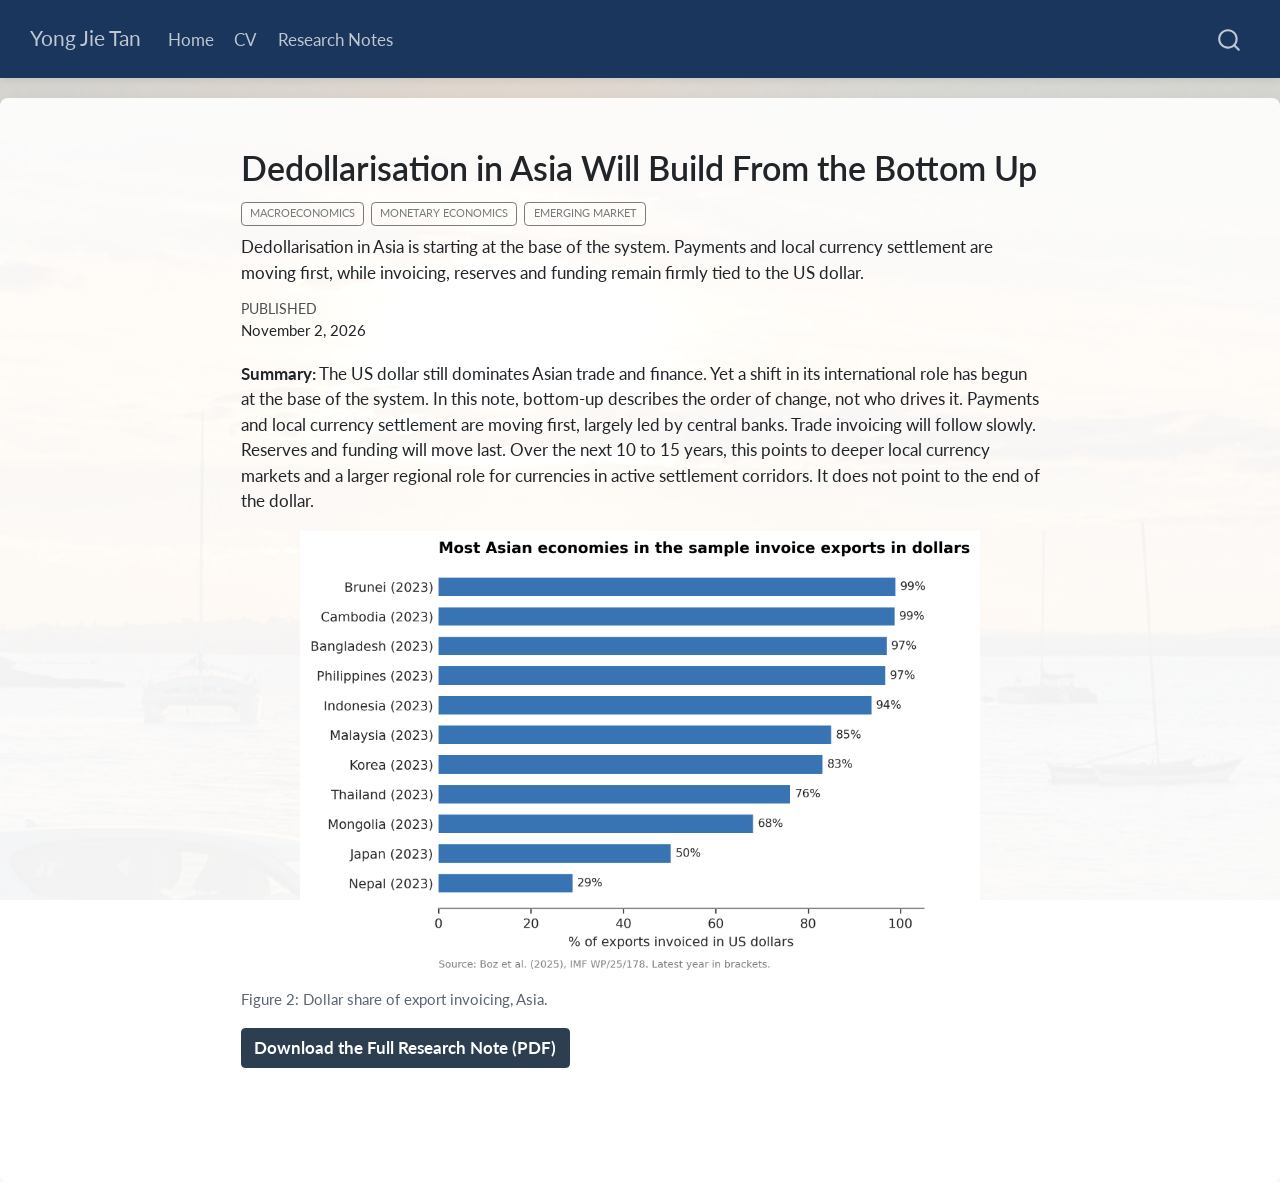
<file: notes/dedollarisation.html>
<!DOCTYPE html>
<html xmlns="http://www.w3.org/1999/xhtml" lang="en" xml:lang="en"><head>

<meta charset="utf-8">
<meta name="generator" content="quarto-1.11.9">

<meta name="viewport" content="width=device-width, initial-scale=1.0, user-scalable=yes">

<meta name="dcterms.date" content="2026-11-02">
<meta name="description" content="Dedollarisation in Asia is starting at the base of the system. Payments and local currency settlement are moving first, while invoicing, reserves and funding remain firmly tied to the US dollar.">

<title>Dedollarisation in Asia Will Build From the Bottom Up – Yong Jie Tan</title>
<style>
/* Default styles provided by pandoc.
** See https://pandoc.org/MANUAL.html#variables-for-html for config info.
*/
span.smallcaps{font-variant: small-caps;}
div.columns{display: flex; gap: 1.5em;}
div.column{flex: auto;}
@media screen {
div.columns{gap: min(4vw, 1.5em);}
div.column{overflow-x: auto;}
}
div.hanging-indent{margin-left: 1.5em; text-indent: -1.5em;}
ul.task-list{list-style: none;}
ul.task-list li input[type="checkbox"] {
  width: 0.8em;
  margin: 0 0.8em 0.2em -1em; /* quarto-specific, see https://github.com/quarto-dev/quarto-cli/issues/4556 */ 
  vertical-align: middle;
}
</style>


<script src="../site_libs/quarto-nav/quarto-nav.js"></script>
<script src="../site_libs/quarto-nav/headroom.min.js"></script>
<script src="../site_libs/clipboard/clipboard.min.js"></script>
<script src="../site_libs/quarto-search/autocomplete.umd.js"></script>
<script src="../site_libs/quarto-search/fuse.min.js"></script>
<script src="../site_libs/quarto-search/quarto-search.js"></script>
<meta name="quarto:offset" content="../">
<link href="../favicon.png" rel="icon" type="image/png">
<script src="../site_libs/quarto-html/quarto.js" type="module"></script>
<script src="../site_libs/quarto-html/tabsets/tabsets.js" type="module"></script>
<script src="../site_libs/quarto-html/scrollable-regions/scrollable-regions.js" type="module"></script>
<script src="../site_libs/quarto-html/popper.min.js"></script>
<script src="../site_libs/quarto-html/tippy.umd.min.js"></script>
<script src="../site_libs/quarto-html/anchor.min.js"></script>
<link href="../site_libs/quarto-html/tippy.css" rel="stylesheet">
<link href="../site_libs/quarto-html/quarto-syntax-highlighting-63b5708e65d6cd79cd7618c58d0c21e7.css" rel="stylesheet" id="quarto-text-highlighting-styles">
<script src="../site_libs/bootstrap/bootstrap.min.js"></script>
<link href="../site_libs/bootstrap/bootstrap-icons.css" rel="stylesheet">
<link href="../site_libs/bootstrap/bootstrap-aa52e23625b9af02d9a668b4c26b5584.min.css" rel="stylesheet" append-hash="true" id="quarto-bootstrap" data-mode="light">
<script id="quarto-search-options" type="application/json">{
  "location": "navbar",
  "copy-button": false,
  "collapse-after": 3,
  "panel-placement": "end",
  "type": "overlay",
  "limit": 50,
  "keyboard-shortcut": [
    "f",
    "/",
    "s"
  ],
  "show-item-context": false,
  "language": {
    "search-no-results-text": "No results",
    "search-matching-documents-text": "matching documents",
    "search-copy-link-title": "Copy link to search",
    "search-hide-matches-text": "Hide additional matches",
    "search-more-match-text": "more match in this document",
    "search-more-matches-text": "more matches in this document",
    "search-clear-button-title": "Clear",
    "search-text-placeholder": "",
    "search-detached-cancel-button-title": "Cancel",
    "search-submit-button-title": "Submit",
    "search-label": "Search"
  }
}</script>


<link rel="stylesheet" href="../custom.css">
</head>

<body class="nav-fixed fullcontent quarto-light"><a id="quarto-skip-link" class="visually-hidden-focusable" href="#quarto-document-content">Skip to main content</a>

<div id="quarto-search-results"></div>
  <header id="quarto-header" class="headroom fixed-top">
    <nav class="navbar navbar-expand-lg " data-bs-theme="dark" aria-label="Site">
      <div class="navbar-container container-fluid">
      <div class="navbar-brand-container mx-auto">
    <a class="navbar-brand" href="../index.html">
    <span class="navbar-title">Yong Jie Tan</span>
    </a>
  </div>
          <button class="navbar-toggler" type="button" data-bs-toggle="collapse" data-bs-target="#navbarCollapse" aria-controls="navbarCollapse" aria-expanded="false" aria-label="Toggle navigation" onclick="if (window.quartoToggleHeadroom) { window.quartoToggleHeadroom(); }">
  <span class="navbar-toggler-icon"></span>
</button>
          <div class="collapse navbar-collapse" id="navbarCollapse">
            <ul class="navbar-nav navbar-nav-scroll me-auto">
  <li class="nav-item">
    <a class="nav-link" href="../index.html"> 
<span class="menu-text">Home</span></a>
  </li>  
  <li class="nav-item">
    <a class="nav-link" href="../cv.html"> 
<span class="menu-text">CV</span></a>
  </li>  
  <li class="nav-item">
    <a class="nav-link" href="../notes.html"> 
<span class="menu-text">Research Notes</span></a>
  </li>  
</ul>
          </div> <!-- /navcollapse -->
            <div class="quarto-navbar-tools">
</div>
            <div id="quarto-search" class="" title="Search"></div>
      </div> <!-- /container-fluid -->
    </nav>
</header>
<!-- content -->
<div id="quarto-content" class="quarto-container page-columns page-rows-contents page-layout-article page-navbar">
<!-- sidebar -->
<!-- margin-sidebar -->
    
<!-- main -->
<main class="content" id="quarto-document-content" tabindex="-1">

<header id="title-block-header" class="quarto-title-block default">
<div class="quarto-title">
<h1 class="title">Dedollarisation in Asia Will Build From the Bottom Up</h1>
  <div class="quarto-categories">
    <div class="quarto-category">Macroeconomics</div>
    <div class="quarto-category">Monetary Economics</div>
    <div class="quarto-category">Emerging Market</div>
  </div>
  </div>

<div>
  <div class="description">
    Dedollarisation in Asia is starting at the base of the system. Payments and local currency settlement are moving first, while invoicing, reserves and funding remain firmly tied to the US dollar.
  </div>
</div>


<div class="quarto-title-meta">

    
    <div>
    <div class="quarto-title-meta-heading">Published</div>
    <div class="quarto-title-meta-contents">
      <p class="date">November 2, 2026</p>
    </div>
  </div>
  
    
  </div>
  


</header>


<p><strong>Summary:</strong> The US dollar still dominates Asian trade and finance. Yet a shift in its international role has begun at the base of the system. In this note, bottom-up describes the order of change, not who drives it. Payments and local currency settlement are moving first, largely led by central banks. Trade invoicing will follow slowly. Reserves and funding will move last. Over the next 10 to 15 years, this points to deeper local currency markets and a larger regional role for currencies in active settlement corridors. It does not point to the end of the dollar.</p>
<div class="quarto-figure quarto-figure-center">
<figure class="figure">
<p><img src="chart2_invoicing.png" class="img-fluid figure-img" style="width:85.0%"></p>
<figcaption>Figure 2: Dollar share of export invoicing, Asia.</figcaption>
</figure>
</div>
<p><a href="dedollarisation-asia.pdf" class="btn btn-primary"><strong>Download the Full Research Note (PDF)</strong></a></p>



</main> <!-- /main -->
<script id="quarto-html-after-body" type="application/javascript">
  window.document.addEventListener("DOMContentLoaded", function (event) {
    const icon = "";
    const anchorJS = new window.AnchorJS();
    anchorJS.options = {
      placement: 'right',
      icon: icon
    };
    anchorJS.add('.anchored');
    const isCodeAnnotation = (el) => {
      for (const clz of el.classList) {
        if (clz.startsWith('code-annotation-')) {                     
          return true;
        }
      }
      return false;
    }
    const onCopySuccess = function(e) {
      // button target
      const button = e.trigger;
      // don't keep focus
      button.blur();
      // flash "checked"
      button.classList.add('code-copy-button-checked');
      var currentTitle = button.getAttribute("title");
      button.setAttribute("title", "Copied!");
      let tooltip;
      if (window.bootstrap) {
        button.setAttribute("data-bs-toggle", "tooltip");
        button.setAttribute("data-bs-placement", "left");
        button.setAttribute("data-bs-title", "Copied!");
        tooltip = new bootstrap.Tooltip(button, 
          { trigger: "manual", 
            customClass: "code-copy-button-tooltip",
            offset: [0, -8]});
        tooltip.show();    
      }
      setTimeout(function() {
        if (tooltip) {
          tooltip.hide();
          button.removeAttribute("data-bs-title");
          button.removeAttribute("data-bs-toggle");
          button.removeAttribute("data-bs-placement");
        }
        button.setAttribute("title", currentTitle);
        button.classList.remove('code-copy-button-checked');
      }, 1000);
      // clear code selection
      e.clearSelection();
    }
    const getTextToCopy = function(trigger) {
      const outerScaffold = trigger.parentElement.cloneNode(true);
      const codeEl = outerScaffold.querySelector('code');
      for (const childEl of codeEl.children) {
        if (isCodeAnnotation(childEl)) {
          childEl.remove();
        }
      }
      return codeEl.innerText;
    }
    const clipboard = new window.ClipboardJS('.code-copy-button:not([data-in-quarto-modal])', {
      text: getTextToCopy
    });
    clipboard.on('success', onCopySuccess);
    if (window.document.getElementById('quarto-embedded-source-code-modal')) {
      const clipboardModal = new window.ClipboardJS('.code-copy-button[data-in-quarto-modal]', {
        text: getTextToCopy,
        container: window.document.getElementById('quarto-embedded-source-code-modal')
      });
      clipboardModal.on('success', onCopySuccess);
    }
      var localhostRegex = new RegExp(/^(?:http|https):\/\/localhost\:?[0-9]*\//);
      var mailtoRegex = new RegExp(/^mailto:/);
        var filterRegex = new RegExp("https:\/\/yongjie-tan\.github\.io\/");
      var isInternal = (href) => {
          return filterRegex.test(href) || localhostRegex.test(href) || mailtoRegex.test(href);
      }
      // Inspect non-navigation links and adorn them if external
      window.quartoDecorateExternalLinks = function (root) {
     var links = (root || window.document).querySelectorAll('a[href]:not(.nav-link):not(.navbar-brand):not(.toc-action):not(.sidebar-link):not(.sidebar-item-toggle):not(.pagination-link):not(.no-external):not([aria-hidden]):not(.dropdown-item):not(.quarto-navigation-tool):not(.about-link)');
      for (var i=0; i<links.length; i++) {
        const link = links[i];
        if (!isInternal(link.href)) {
          // undo the damage that might have been done by quarto-nav.js in the case of
          // links that we want to consider external
          if (link.dataset.originalHref !== undefined) {
            link.href = link.dataset.originalHref;
          }
          if (!link.classList.contains('no-external-icon')) {
          }
        }
      }
      };
      window.quartoDecorateExternalLinks(window.document);
    // Esc closes the popup (WCAG 1.4.13) and focus leaving both trigger and
    // popup closes it (WCAG 2.4.11); tippy handles neither for interactive popups.
    const hideOnEscAndFocusOut = {
      name: 'hideOnEscAndFocusOut',
      defaultValue: true,
      fn(instance) {
        const dismiss = () => {
          // A show scheduled by the trigger delay would otherwise reopen it
          instance.clearDelayTimeouts();
          instance.hide();
        };
        const onKeyDown = (event) => {
          if (event.key !== 'Escape') {
            return;
          }
          // Keep Esc from also reaching page handlers (e.g. reveal.js overview),
          // except an open reveal.js slide menu, which Esc should close too.
          // The menu handles keys only when its keyboard option is on.
          const menuHandlesEsc = window.Reveal?.getPlugin?.('menu')?.isOpen() &&
            window.Reveal.getConfig().menu?.keyboard !== false;
          if (!menuHandlesEsc) {
            event.stopPropagation();
          }
          if (instance.popper.contains(window.document.activeElement)) {
            // Disabled while refocusing so the focus trigger does not reopen it
            instance.disable();
            instance.reference.focus();
            instance.enable();
          }
          dismiss();
        };
        const onFocusOut = (event) => {
          const target = event.relatedTarget;
          if (target && !instance.reference.contains(target) &&
              !instance.popper.contains(target)) {
            dismiss();
          }
        };
        // On the trigger too: a click trigger (code-annotations: select) has no
        // blur handling. Attached for the instance's lifetime so leaving the
        // trigger also cancels a show still pending on the trigger delay.
        instance.reference.addEventListener('focusout', onFocusOut);
        return {
          onShow() {
            window.document.addEventListener('keydown', onKeyDown, true);
            instance.popper.addEventListener('focusout', onFocusOut);
          },
          onHide() {
            window.document.removeEventListener('keydown', onKeyDown, true);
            instance.popper.removeEventListener('focusout', onFocusOut);
          },
          onDestroy() {
            instance.reference.removeEventListener('focusout', onFocusOut);
          },
        };
      },
    };
    function tippyHover(el, contentFn, onTriggerFn, onUntriggerFn) {
      const config = {
        allowHTML: true,
        maxWidth: 500,
        delay: 100,
        arrow: false,
        appendTo: function(el) {
            return el.parentElement;
        },
        interactive: true,
        interactiveBorder: 10,
        theme: 'quarto',
        placement: 'bottom-start',
        plugins: [hideOnEscAndFocusOut],
      };
      if (contentFn) {
        config.content = contentFn;
      }
      if (onTriggerFn) {
        config.onTrigger = onTriggerFn;
      }
      if (onUntriggerFn) {
        config.onUntrigger = onUntriggerFn;
      }
      window.tippy(el, config); 
    }
    const noterefs = window.document.querySelectorAll('a[role="doc-noteref"]');
    for (var i=0; i<noterefs.length; i++) {
      const ref = noterefs[i];
      tippyHover(ref, function() {
        // use id or data attribute instead here
        let href = ref.getAttribute('data-footnote-href') || ref.getAttribute('href');
        try { href = new URL(href).hash; } catch {}
        const id = href.replace(/^#\/?/, "");
        const note = window.document.getElementById(id);
        if (note) {
          return note.innerHTML;
        } else {
          return "";
        }
      });
    }
    const xrefs = window.document.querySelectorAll('a.quarto-xref');
    const processXRef = (id, note) => {
      // Strip column container classes
      const stripColumnClz = (el) => {
        el.classList.remove("page-full", "page-columns");
        if (el.children) {
          for (const child of el.children) {
            stripColumnClz(child);
          }
        }
      }
      stripColumnClz(note)
      if (id === null || id.startsWith('sec-')) {
        // Special case sections, only their first couple elements
        const container = document.createElement("div");
        if (note.children && note.children.length > 2) {
          container.appendChild(note.children[0].cloneNode(true));
          for (let i = 1; i < note.children.length; i++) {
            const child = note.children[i];
            if (child.tagName === "P" && child.innerText === "") {
              continue;
            } else {
              container.appendChild(child.cloneNode(true));
              break;
            }
          }
          if (window.Quarto?.typesetMath) {
            window.Quarto.typesetMath(container);
          }
          return container.innerHTML
        } else {
          if (window.Quarto?.typesetMath) {
            window.Quarto.typesetMath(note);
          }
          return note.innerHTML;
        }
      } else {
        // Remove any anchor links if they are present
        const anchorLink = note.querySelector('a.anchorjs-link');
        if (anchorLink) {
          anchorLink.remove();
        }
        if (window.Quarto?.typesetMath) {
          window.Quarto.typesetMath(note);
        }
        if (note.classList.contains("callout")) {
          return note.outerHTML;
        } else {
          return note.innerHTML;
        }
      }
    }
    for (var i=0; i<xrefs.length; i++) {
      const xref = xrefs[i];
      tippyHover(xref, undefined, function(instance) {
        instance.disable();
        let url = xref.getAttribute('href');
        let hash = undefined; 
        if (url.startsWith('#')) {
          hash = url;
        } else {
          try { hash = new URL(url).hash; } catch {}
        }
        if (hash) {
          const id = hash.replace(/^#\/?/, "");
          const note = window.document.getElementById(id);
          if (note !== null) {
            try {
              const html = processXRef(id, note.cloneNode(true));
              instance.setContent(html);
            } finally {
              instance.enable();
              instance.show();
            }
          } else {
            // See if we can fetch this
            fetch(url.split('#')[0])
            .then(res => res.text())
            .then(html => {
              const parser = new DOMParser();
              const htmlDoc = parser.parseFromString(html, "text/html");
              const note = htmlDoc.getElementById(id);
              if (note !== null) {
                const html = processXRef(id, note);
                instance.setContent(html);
              } 
            }).finally(() => {
              instance.enable();
              instance.show();
            });
          }
        } else {
          // See if we can fetch a full url (with no hash to target)
          // This is a special case and we should probably do some content thinning / targeting
          fetch(url)
          .then(res => res.text())
          .then(html => {
            const parser = new DOMParser();
            const htmlDoc = parser.parseFromString(html, "text/html");
            const note = htmlDoc.querySelector('main.content');
            if (note !== null) {
              // This should only happen for chapter cross references
              // (since there is no id in the URL)
              // remove the first header
              if (note.children.length > 0 && note.children[0].tagName === "HEADER") {
                note.children[0].remove();
              }
              const html = processXRef(null, note);
              instance.setContent(html);
            } 
          }).finally(() => {
            instance.enable();
            instance.show();
          });
        }
      }, function(instance) {
      });
    }
        let selectedAnnoteEl;
        const selectorForAnnotation = ( cell, annotation) => {
          let cellAttr = 'data-code-cell="' + cell + '"';
          let lineAttr = 'data-code-annotation="' +  annotation + '"';
          const selector = 'span[' + cellAttr + '][' + lineAttr + ']';
          return selector;
        }
        const selectCodeLines = (annoteEl) => {
          const doc = window.document;
          const targetCell = annoteEl.getAttribute("data-target-cell");
          const targetAnnotation = annoteEl.getAttribute("data-target-annotation");
          const annoteSpan = window.document.querySelector(selectorForAnnotation(targetCell, targetAnnotation));
          const lines = annoteSpan.getAttribute("data-code-lines").split(",");
          const lineIds = lines.map((line) => {
            return targetCell + "-" + line;
          })
          // Each band is positioned against its own containing block, which is
          // not the offsetParent of the lines, so place it from client rects.
          const placeBand = (band, firstEl, lastEl, codeBlock) => {
            const container = band.offsetParent;
            if (container === null) {
              return;
            }
            const containerRect = container.getBoundingClientRect();
            // Reveal.js scales slides with a transform, so convert client
            // pixels back to the CSS pixels of the container.
            const scale = containerRect.height / container.offsetHeight || 1;
            const firstRect = firstEl.getBoundingClientRect();
            const lastRect = lastEl.getBoundingClientRect();
            const top = (firstRect.top - containerRect.top) / scale - container.clientTop + container.scrollTop;
            const height = (lastRect.bottom - firstRect.top) / scale;
            band.style.top = top - 2 + "px";
            band.style.height = height + 4 + "px";
            if (codeBlock) {
              // Without the copy button wrapper, the containing block is wider
              // than the code block, so span the code block explicitly.
              const blockRect = codeBlock.getBoundingClientRect();
              band.style.left = (blockRect.left - containerRect.left) / scale - container.clientLeft + container.scrollLeft + "px";
              band.style.width = blockRect.width / scale + "px";
            }
          };
          if (lineIds.length > 0) {
            const el = window.document.getElementById(lineIds[0]);
            const lastEl = window.document.getElementById(lineIds[lineIds.length - 1]);
            const parent = el.parentElement.parentElement;
            // cook up a div (if necessary) and position it
            let div = window.document.getElementById("code-annotation-line-highlight");
            if (div === null) {
              div = window.document.createElement("div");
              div.setAttribute("id", "code-annotation-line-highlight");
              div.style.position = 'absolute';
              parent.appendChild(div);
            }
            placeBand(div, el, lastEl, parent.closest("div.sourceCode") || parent);
            let gutterDiv = window.document.getElementById("code-annotation-line-highlight-gutter");
            if (gutterDiv === null) {
              gutterDiv = window.document.createElement("div");
              gutterDiv.setAttribute("id", "code-annotation-line-highlight-gutter");
              gutterDiv.style.position = 'absolute';
              const codeCell = window.document.getElementById(targetCell);
              const gutter = codeCell.querySelector('.code-annotation-gutter');
              gutter.appendChild(gutterDiv);
            }
            placeBand(gutterDiv, el, lastEl);
            selectedAnnoteEl = annoteEl;
          }
        };
        const unselectCodeLines = () => {
          const elementsIds = ["code-annotation-line-highlight", "code-annotation-line-highlight-gutter"];
          elementsIds.forEach((elId) => {
            const div = window.document.getElementById(elId);
            if (div) {
              div.remove();
            }
          });
          selectedAnnoteEl = undefined;
        };
          // Handle positioning of the toggle
      window.addEventListener(
        "resize",
        throttle(() => {
          elRect = undefined;
          if (selectedAnnoteEl) {
            selectCodeLines(selectedAnnoteEl);
          }
        }, 10)
      );
      function throttle(fn, ms) {
      let throttle = false;
      let timer;
        return (...args) => {
          if(!throttle) { // first call gets through
              fn.apply(this, args);
              throttle = true;
          } else { // all the others get throttled
              if(timer) clearTimeout(timer); // cancel #2
              timer = setTimeout(() => {
                fn.apply(this, args);
                timer = throttle = false;
              }, ms);
          }
        };
      }
        // Attach click handler to the DT
        const annoteDls = window.document.querySelectorAll('dt[data-target-cell]');
        for (const annoteDlNode of annoteDls) {
          annoteDlNode.addEventListener('click', (event) => {
            const clickedEl = event.target;
            if (clickedEl !== selectedAnnoteEl) {
              unselectCodeLines();
              const activeEl = window.document.querySelector('dt[data-target-cell].code-annotation-active');
              if (activeEl) {
                activeEl.classList.remove('code-annotation-active');
              }
              selectCodeLines(clickedEl);
              clickedEl.classList.add('code-annotation-active');
            } else {
              // Unselect the line
              unselectCodeLines();
              clickedEl.classList.remove('code-annotation-active');
            }
          });
        }
    const findCites = (el) => {
      const parentEl = el.parentElement;
      if (parentEl) {
        const cites = parentEl.dataset.cites;
        if (cites) {
          return {
            el,
            cites: cites.split(' ')
          };
        } else {
          return findCites(el.parentElement)
        }
      } else {
        return undefined;
      }
    };
    var bibliorefs = window.document.querySelectorAll('a[role="doc-biblioref"]');
    for (var i=0; i<bibliorefs.length; i++) {
      const ref = bibliorefs[i];
      const citeInfo = findCites(ref);
      if (citeInfo) {
        tippyHover(citeInfo.el, function() {
          var popup = window.document.createElement('div');
          citeInfo.cites.forEach(function(cite) {
            var citeDiv = window.document.createElement('div');
            citeDiv.classList.add('hanging-indent');
            citeDiv.classList.add('csl-entry');
            var biblioDiv = window.document.getElementById('ref-' + cite);
            if (biblioDiv) {
              citeDiv.innerHTML = biblioDiv.innerHTML;
            }
            popup.appendChild(citeDiv);
          });
          return popup.innerHTML;
        });
      }
    }
  });
  </script>
  <script type="application/javascript">
  window.quartoScrollableRegionsLabels = {"code":"Scrollable code","output":"Scrollable output"};
  </script>
</div> <!-- /content -->




</body></html>
</file>
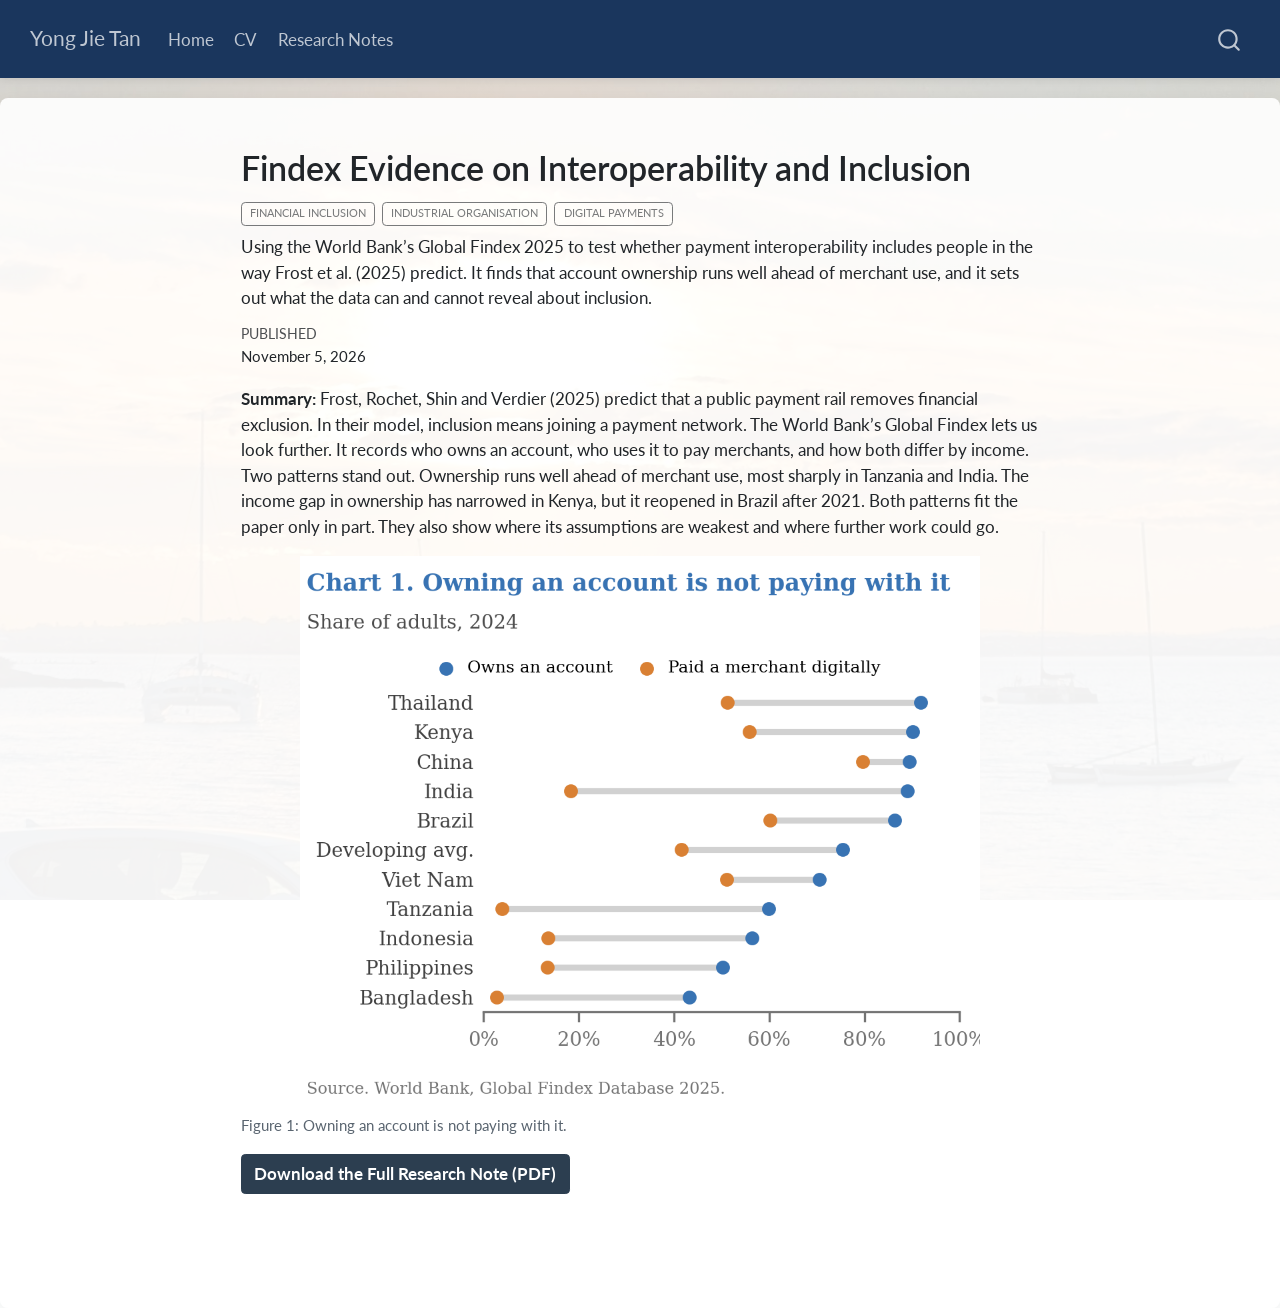
<file: notes/platform-econ.html>
<!DOCTYPE html>
<html xmlns="http://www.w3.org/1999/xhtml" lang="en" xml:lang="en"><head>

<meta charset="utf-8">
<meta name="generator" content="quarto-1.11.9">

<meta name="viewport" content="width=device-width, initial-scale=1.0, user-scalable=yes">

<meta name="dcterms.date" content="2026-11-05">
<meta name="description" content="Using the World Bank’s Global Findex 2025 to test whether payment interoperability includes people in the way Frost et al.&nbsp;(2025) predict. It finds that account ownership runs well ahead of merchant use, and it sets out what the data can and cannot reveal about inclusion.">

<title>Findex Evidence on Interoperability and Inclusion – Yong Jie Tan</title>
<style>
/* Default styles provided by pandoc.
** See https://pandoc.org/MANUAL.html#variables-for-html for config info.
*/
span.smallcaps{font-variant: small-caps;}
div.columns{display: flex; gap: 1.5em;}
div.column{flex: auto;}
@media screen {
div.columns{gap: min(4vw, 1.5em);}
div.column{overflow-x: auto;}
}
div.hanging-indent{margin-left: 1.5em; text-indent: -1.5em;}
ul.task-list{list-style: none;}
ul.task-list li input[type="checkbox"] {
  width: 0.8em;
  margin: 0 0.8em 0.2em -1em; /* quarto-specific, see https://github.com/quarto-dev/quarto-cli/issues/4556 */ 
  vertical-align: middle;
}
</style>


<script src="../site_libs/quarto-nav/quarto-nav.js"></script>
<script src="../site_libs/quarto-nav/headroom.min.js"></script>
<script src="../site_libs/clipboard/clipboard.min.js"></script>
<script src="../site_libs/quarto-search/autocomplete.umd.js"></script>
<script src="../site_libs/quarto-search/fuse.min.js"></script>
<script src="../site_libs/quarto-search/quarto-search.js"></script>
<meta name="quarto:offset" content="../">
<link href="../favicon.png" rel="icon" type="image/png">
<script src="../site_libs/quarto-html/quarto.js" type="module"></script>
<script src="../site_libs/quarto-html/tabsets/tabsets.js" type="module"></script>
<script src="../site_libs/quarto-html/scrollable-regions/scrollable-regions.js" type="module"></script>
<script src="../site_libs/quarto-html/popper.min.js"></script>
<script src="../site_libs/quarto-html/tippy.umd.min.js"></script>
<script src="../site_libs/quarto-html/anchor.min.js"></script>
<link href="../site_libs/quarto-html/tippy.css" rel="stylesheet">
<link href="../site_libs/quarto-html/quarto-syntax-highlighting-63b5708e65d6cd79cd7618c58d0c21e7.css" rel="stylesheet" id="quarto-text-highlighting-styles">
<script src="../site_libs/bootstrap/bootstrap.min.js"></script>
<link href="../site_libs/bootstrap/bootstrap-icons.css" rel="stylesheet">
<link href="../site_libs/bootstrap/bootstrap-aa52e23625b9af02d9a668b4c26b5584.min.css" rel="stylesheet" append-hash="true" id="quarto-bootstrap" data-mode="light">
<script id="quarto-search-options" type="application/json">{
  "location": "navbar",
  "copy-button": false,
  "collapse-after": 3,
  "panel-placement": "end",
  "type": "overlay",
  "limit": 50,
  "keyboard-shortcut": [
    "f",
    "/",
    "s"
  ],
  "show-item-context": false,
  "language": {
    "search-no-results-text": "No results",
    "search-matching-documents-text": "matching documents",
    "search-copy-link-title": "Copy link to search",
    "search-hide-matches-text": "Hide additional matches",
    "search-more-match-text": "more match in this document",
    "search-more-matches-text": "more matches in this document",
    "search-clear-button-title": "Clear",
    "search-text-placeholder": "",
    "search-detached-cancel-button-title": "Cancel",
    "search-submit-button-title": "Submit",
    "search-label": "Search"
  }
}</script>


<link rel="stylesheet" href="../custom.css">
</head>

<body class="nav-fixed fullcontent quarto-light"><a id="quarto-skip-link" class="visually-hidden-focusable" href="#quarto-document-content">Skip to main content</a>

<div id="quarto-search-results"></div>
  <header id="quarto-header" class="headroom fixed-top">
    <nav class="navbar navbar-expand-lg " data-bs-theme="dark" aria-label="Site">
      <div class="navbar-container container-fluid">
      <div class="navbar-brand-container mx-auto">
    <a class="navbar-brand" href="../index.html">
    <span class="navbar-title">Yong Jie Tan</span>
    </a>
  </div>
          <button class="navbar-toggler" type="button" data-bs-toggle="collapse" data-bs-target="#navbarCollapse" aria-controls="navbarCollapse" aria-expanded="false" aria-label="Toggle navigation" onclick="if (window.quartoToggleHeadroom) { window.quartoToggleHeadroom(); }">
  <span class="navbar-toggler-icon"></span>
</button>
          <div class="collapse navbar-collapse" id="navbarCollapse">
            <ul class="navbar-nav navbar-nav-scroll me-auto">
  <li class="nav-item">
    <a class="nav-link" href="../index.html"> 
<span class="menu-text">Home</span></a>
  </li>  
  <li class="nav-item">
    <a class="nav-link" href="../cv.html"> 
<span class="menu-text">CV</span></a>
  </li>  
  <li class="nav-item">
    <a class="nav-link" href="../notes.html"> 
<span class="menu-text">Research Notes</span></a>
  </li>  
</ul>
          </div> <!-- /navcollapse -->
            <div class="quarto-navbar-tools">
</div>
            <div id="quarto-search" class="" title="Search"></div>
      </div> <!-- /container-fluid -->
    </nav>
</header>
<!-- content -->
<div id="quarto-content" class="quarto-container page-columns page-rows-contents page-layout-article page-navbar">
<!-- sidebar -->
<!-- margin-sidebar -->
    
<!-- main -->
<main class="content" id="quarto-document-content" tabindex="-1">

<header id="title-block-header" class="quarto-title-block default">
<div class="quarto-title">
<h1 class="title">Findex Evidence on Interoperability and Inclusion</h1>
  <div class="quarto-categories">
    <div class="quarto-category">Financial Inclusion</div>
    <div class="quarto-category">Industrial Organisation</div>
    <div class="quarto-category">Digital Payments</div>
  </div>
  </div>

<div>
  <div class="description">
    Using the World Bank’s Global Findex 2025 to test whether payment interoperability includes people in the way Frost et al.&nbsp;(2025) predict. It finds that account ownership runs well ahead of merchant use, and it sets out what the data can and cannot reveal about inclusion.
  </div>
</div>


<div class="quarto-title-meta">

    
    <div>
    <div class="quarto-title-meta-heading">Published</div>
    <div class="quarto-title-meta-contents">
      <p class="date">November 5, 2026</p>
    </div>
  </div>
  
    
  </div>
  


</header>


<p><strong>Summary:</strong> Frost, Rochet, Shin and Verdier (2025) predict that a public payment rail removes financial exclusion. In their model, inclusion means joining a payment network. The World Bank’s Global Findex lets us look further. It records who owns an account, who uses it to pay merchants, and how both differ by income. Two patterns stand out. Ownership runs well ahead of merchant use, most sharply in Tanzania and India. The income gap in ownership has narrowed in Kenya, but it reopened in Brazil after 2021. Both patterns fit the paper only in part. They also show where its assumptions are weakest and where further work could go.</p>
<div class="quarto-figure quarto-figure-center">
<figure class="figure">
<p><img src="chart1_ownership_use.png" class="img-fluid figure-img" style="width:85.0%"></p>
<figcaption>Figure 1: Owning an account is not paying with it.</figcaption>
</figure>
</div>
<p><a href="financial-inclusion.pdf" class="btn btn-primary"><strong>Download the Full Research Note (PDF)</strong></a></p>



</main> <!-- /main -->
<script id="quarto-html-after-body" type="application/javascript">
  window.document.addEventListener("DOMContentLoaded", function (event) {
    const icon = "";
    const anchorJS = new window.AnchorJS();
    anchorJS.options = {
      placement: 'right',
      icon: icon
    };
    anchorJS.add('.anchored');
    const isCodeAnnotation = (el) => {
      for (const clz of el.classList) {
        if (clz.startsWith('code-annotation-')) {                     
          return true;
        }
      }
      return false;
    }
    const onCopySuccess = function(e) {
      // button target
      const button = e.trigger;
      // don't keep focus
      button.blur();
      // flash "checked"
      button.classList.add('code-copy-button-checked');
      var currentTitle = button.getAttribute("title");
      button.setAttribute("title", "Copied!");
      let tooltip;
      if (window.bootstrap) {
        button.setAttribute("data-bs-toggle", "tooltip");
        button.setAttribute("data-bs-placement", "left");
        button.setAttribute("data-bs-title", "Copied!");
        tooltip = new bootstrap.Tooltip(button, 
          { trigger: "manual", 
            customClass: "code-copy-button-tooltip",
            offset: [0, -8]});
        tooltip.show();    
      }
      setTimeout(function() {
        if (tooltip) {
          tooltip.hide();
          button.removeAttribute("data-bs-title");
          button.removeAttribute("data-bs-toggle");
          button.removeAttribute("data-bs-placement");
        }
        button.setAttribute("title", currentTitle);
        button.classList.remove('code-copy-button-checked');
      }, 1000);
      // clear code selection
      e.clearSelection();
    }
    const getTextToCopy = function(trigger) {
      const outerScaffold = trigger.parentElement.cloneNode(true);
      const codeEl = outerScaffold.querySelector('code');
      for (const childEl of codeEl.children) {
        if (isCodeAnnotation(childEl)) {
          childEl.remove();
        }
      }
      return codeEl.innerText;
    }
    const clipboard = new window.ClipboardJS('.code-copy-button:not([data-in-quarto-modal])', {
      text: getTextToCopy
    });
    clipboard.on('success', onCopySuccess);
    if (window.document.getElementById('quarto-embedded-source-code-modal')) {
      const clipboardModal = new window.ClipboardJS('.code-copy-button[data-in-quarto-modal]', {
        text: getTextToCopy,
        container: window.document.getElementById('quarto-embedded-source-code-modal')
      });
      clipboardModal.on('success', onCopySuccess);
    }
      var localhostRegex = new RegExp(/^(?:http|https):\/\/localhost\:?[0-9]*\//);
      var mailtoRegex = new RegExp(/^mailto:/);
        var filterRegex = new RegExp("https:\/\/yongjie-tan\.github\.io\/");
      var isInternal = (href) => {
          return filterRegex.test(href) || localhostRegex.test(href) || mailtoRegex.test(href);
      }
      // Inspect non-navigation links and adorn them if external
      window.quartoDecorateExternalLinks = function (root) {
     var links = (root || window.document).querySelectorAll('a[href]:not(.nav-link):not(.navbar-brand):not(.toc-action):not(.sidebar-link):not(.sidebar-item-toggle):not(.pagination-link):not(.no-external):not([aria-hidden]):not(.dropdown-item):not(.quarto-navigation-tool):not(.about-link)');
      for (var i=0; i<links.length; i++) {
        const link = links[i];
        if (!isInternal(link.href)) {
          // undo the damage that might have been done by quarto-nav.js in the case of
          // links that we want to consider external
          if (link.dataset.originalHref !== undefined) {
            link.href = link.dataset.originalHref;
          }
          if (!link.classList.contains('no-external-icon')) {
          }
        }
      }
      };
      window.quartoDecorateExternalLinks(window.document);
    // Esc closes the popup (WCAG 1.4.13) and focus leaving both trigger and
    // popup closes it (WCAG 2.4.11); tippy handles neither for interactive popups.
    const hideOnEscAndFocusOut = {
      name: 'hideOnEscAndFocusOut',
      defaultValue: true,
      fn(instance) {
        const dismiss = () => {
          // A show scheduled by the trigger delay would otherwise reopen it
          instance.clearDelayTimeouts();
          instance.hide();
        };
        const onKeyDown = (event) => {
          if (event.key !== 'Escape') {
            return;
          }
          // Keep Esc from also reaching page handlers (e.g. reveal.js overview),
          // except an open reveal.js slide menu, which Esc should close too.
          // The menu handles keys only when its keyboard option is on.
          const menuHandlesEsc = window.Reveal?.getPlugin?.('menu')?.isOpen() &&
            window.Reveal.getConfig().menu?.keyboard !== false;
          if (!menuHandlesEsc) {
            event.stopPropagation();
          }
          if (instance.popper.contains(window.document.activeElement)) {
            // Disabled while refocusing so the focus trigger does not reopen it
            instance.disable();
            instance.reference.focus();
            instance.enable();
          }
          dismiss();
        };
        const onFocusOut = (event) => {
          const target = event.relatedTarget;
          if (target && !instance.reference.contains(target) &&
              !instance.popper.contains(target)) {
            dismiss();
          }
        };
        // On the trigger too: a click trigger (code-annotations: select) has no
        // blur handling. Attached for the instance's lifetime so leaving the
        // trigger also cancels a show still pending on the trigger delay.
        instance.reference.addEventListener('focusout', onFocusOut);
        return {
          onShow() {
            window.document.addEventListener('keydown', onKeyDown, true);
            instance.popper.addEventListener('focusout', onFocusOut);
          },
          onHide() {
            window.document.removeEventListener('keydown', onKeyDown, true);
            instance.popper.removeEventListener('focusout', onFocusOut);
          },
          onDestroy() {
            instance.reference.removeEventListener('focusout', onFocusOut);
          },
        };
      },
    };
    function tippyHover(el, contentFn, onTriggerFn, onUntriggerFn) {
      const config = {
        allowHTML: true,
        maxWidth: 500,
        delay: 100,
        arrow: false,
        appendTo: function(el) {
            return el.parentElement;
        },
        interactive: true,
        interactiveBorder: 10,
        theme: 'quarto',
        placement: 'bottom-start',
        plugins: [hideOnEscAndFocusOut],
      };
      if (contentFn) {
        config.content = contentFn;
      }
      if (onTriggerFn) {
        config.onTrigger = onTriggerFn;
      }
      if (onUntriggerFn) {
        config.onUntrigger = onUntriggerFn;
      }
      window.tippy(el, config); 
    }
    const noterefs = window.document.querySelectorAll('a[role="doc-noteref"]');
    for (var i=0; i<noterefs.length; i++) {
      const ref = noterefs[i];
      tippyHover(ref, function() {
        // use id or data attribute instead here
        let href = ref.getAttribute('data-footnote-href') || ref.getAttribute('href');
        try { href = new URL(href).hash; } catch {}
        const id = href.replace(/^#\/?/, "");
        const note = window.document.getElementById(id);
        if (note) {
          return note.innerHTML;
        } else {
          return "";
        }
      });
    }
    const xrefs = window.document.querySelectorAll('a.quarto-xref');
    const processXRef = (id, note) => {
      // Strip column container classes
      const stripColumnClz = (el) => {
        el.classList.remove("page-full", "page-columns");
        if (el.children) {
          for (const child of el.children) {
            stripColumnClz(child);
          }
        }
      }
      stripColumnClz(note)
      if (id === null || id.startsWith('sec-')) {
        // Special case sections, only their first couple elements
        const container = document.createElement("div");
        if (note.children && note.children.length > 2) {
          container.appendChild(note.children[0].cloneNode(true));
          for (let i = 1; i < note.children.length; i++) {
            const child = note.children[i];
            if (child.tagName === "P" && child.innerText === "") {
              continue;
            } else {
              container.appendChild(child.cloneNode(true));
              break;
            }
          }
          if (window.Quarto?.typesetMath) {
            window.Quarto.typesetMath(container);
          }
          return container.innerHTML
        } else {
          if (window.Quarto?.typesetMath) {
            window.Quarto.typesetMath(note);
          }
          return note.innerHTML;
        }
      } else {
        // Remove any anchor links if they are present
        const anchorLink = note.querySelector('a.anchorjs-link');
        if (anchorLink) {
          anchorLink.remove();
        }
        if (window.Quarto?.typesetMath) {
          window.Quarto.typesetMath(note);
        }
        if (note.classList.contains("callout")) {
          return note.outerHTML;
        } else {
          return note.innerHTML;
        }
      }
    }
    for (var i=0; i<xrefs.length; i++) {
      const xref = xrefs[i];
      tippyHover(xref, undefined, function(instance) {
        instance.disable();
        let url = xref.getAttribute('href');
        let hash = undefined; 
        if (url.startsWith('#')) {
          hash = url;
        } else {
          try { hash = new URL(url).hash; } catch {}
        }
        if (hash) {
          const id = hash.replace(/^#\/?/, "");
          const note = window.document.getElementById(id);
          if (note !== null) {
            try {
              const html = processXRef(id, note.cloneNode(true));
              instance.setContent(html);
            } finally {
              instance.enable();
              instance.show();
            }
          } else {
            // See if we can fetch this
            fetch(url.split('#')[0])
            .then(res => res.text())
            .then(html => {
              const parser = new DOMParser();
              const htmlDoc = parser.parseFromString(html, "text/html");
              const note = htmlDoc.getElementById(id);
              if (note !== null) {
                const html = processXRef(id, note);
                instance.setContent(html);
              } 
            }).finally(() => {
              instance.enable();
              instance.show();
            });
          }
        } else {
          // See if we can fetch a full url (with no hash to target)
          // This is a special case and we should probably do some content thinning / targeting
          fetch(url)
          .then(res => res.text())
          .then(html => {
            const parser = new DOMParser();
            const htmlDoc = parser.parseFromString(html, "text/html");
            const note = htmlDoc.querySelector('main.content');
            if (note !== null) {
              // This should only happen for chapter cross references
              // (since there is no id in the URL)
              // remove the first header
              if (note.children.length > 0 && note.children[0].tagName === "HEADER") {
                note.children[0].remove();
              }
              const html = processXRef(null, note);
              instance.setContent(html);
            } 
          }).finally(() => {
            instance.enable();
            instance.show();
          });
        }
      }, function(instance) {
      });
    }
        let selectedAnnoteEl;
        const selectorForAnnotation = ( cell, annotation) => {
          let cellAttr = 'data-code-cell="' + cell + '"';
          let lineAttr = 'data-code-annotation="' +  annotation + '"';
          const selector = 'span[' + cellAttr + '][' + lineAttr + ']';
          return selector;
        }
        const selectCodeLines = (annoteEl) => {
          const doc = window.document;
          const targetCell = annoteEl.getAttribute("data-target-cell");
          const targetAnnotation = annoteEl.getAttribute("data-target-annotation");
          const annoteSpan = window.document.querySelector(selectorForAnnotation(targetCell, targetAnnotation));
          const lines = annoteSpan.getAttribute("data-code-lines").split(",");
          const lineIds = lines.map((line) => {
            return targetCell + "-" + line;
          })
          // Each band is positioned against its own containing block, which is
          // not the offsetParent of the lines, so place it from client rects.
          const placeBand = (band, firstEl, lastEl, codeBlock) => {
            const container = band.offsetParent;
            if (container === null) {
              return;
            }
            const containerRect = container.getBoundingClientRect();
            // Reveal.js scales slides with a transform, so convert client
            // pixels back to the CSS pixels of the container.
            const scale = containerRect.height / container.offsetHeight || 1;
            const firstRect = firstEl.getBoundingClientRect();
            const lastRect = lastEl.getBoundingClientRect();
            const top = (firstRect.top - containerRect.top) / scale - container.clientTop + container.scrollTop;
            const height = (lastRect.bottom - firstRect.top) / scale;
            band.style.top = top - 2 + "px";
            band.style.height = height + 4 + "px";
            if (codeBlock) {
              // Without the copy button wrapper, the containing block is wider
              // than the code block, so span the code block explicitly.
              const blockRect = codeBlock.getBoundingClientRect();
              band.style.left = (blockRect.left - containerRect.left) / scale - container.clientLeft + container.scrollLeft + "px";
              band.style.width = blockRect.width / scale + "px";
            }
          };
          if (lineIds.length > 0) {
            const el = window.document.getElementById(lineIds[0]);
            const lastEl = window.document.getElementById(lineIds[lineIds.length - 1]);
            const parent = el.parentElement.parentElement;
            // cook up a div (if necessary) and position it
            let div = window.document.getElementById("code-annotation-line-highlight");
            if (div === null) {
              div = window.document.createElement("div");
              div.setAttribute("id", "code-annotation-line-highlight");
              div.style.position = 'absolute';
              parent.appendChild(div);
            }
            placeBand(div, el, lastEl, parent.closest("div.sourceCode") || parent);
            let gutterDiv = window.document.getElementById("code-annotation-line-highlight-gutter");
            if (gutterDiv === null) {
              gutterDiv = window.document.createElement("div");
              gutterDiv.setAttribute("id", "code-annotation-line-highlight-gutter");
              gutterDiv.style.position = 'absolute';
              const codeCell = window.document.getElementById(targetCell);
              const gutter = codeCell.querySelector('.code-annotation-gutter');
              gutter.appendChild(gutterDiv);
            }
            placeBand(gutterDiv, el, lastEl);
            selectedAnnoteEl = annoteEl;
          }
        };
        const unselectCodeLines = () => {
          const elementsIds = ["code-annotation-line-highlight", "code-annotation-line-highlight-gutter"];
          elementsIds.forEach((elId) => {
            const div = window.document.getElementById(elId);
            if (div) {
              div.remove();
            }
          });
          selectedAnnoteEl = undefined;
        };
          // Handle positioning of the toggle
      window.addEventListener(
        "resize",
        throttle(() => {
          elRect = undefined;
          if (selectedAnnoteEl) {
            selectCodeLines(selectedAnnoteEl);
          }
        }, 10)
      );
      function throttle(fn, ms) {
      let throttle = false;
      let timer;
        return (...args) => {
          if(!throttle) { // first call gets through
              fn.apply(this, args);
              throttle = true;
          } else { // all the others get throttled
              if(timer) clearTimeout(timer); // cancel #2
              timer = setTimeout(() => {
                fn.apply(this, args);
                timer = throttle = false;
              }, ms);
          }
        };
      }
        // Attach click handler to the DT
        const annoteDls = window.document.querySelectorAll('dt[data-target-cell]');
        for (const annoteDlNode of annoteDls) {
          annoteDlNode.addEventListener('click', (event) => {
            const clickedEl = event.target;
            if (clickedEl !== selectedAnnoteEl) {
              unselectCodeLines();
              const activeEl = window.document.querySelector('dt[data-target-cell].code-annotation-active');
              if (activeEl) {
                activeEl.classList.remove('code-annotation-active');
              }
              selectCodeLines(clickedEl);
              clickedEl.classList.add('code-annotation-active');
            } else {
              // Unselect the line
              unselectCodeLines();
              clickedEl.classList.remove('code-annotation-active');
            }
          });
        }
    const findCites = (el) => {
      const parentEl = el.parentElement;
      if (parentEl) {
        const cites = parentEl.dataset.cites;
        if (cites) {
          return {
            el,
            cites: cites.split(' ')
          };
        } else {
          return findCites(el.parentElement)
        }
      } else {
        return undefined;
      }
    };
    var bibliorefs = window.document.querySelectorAll('a[role="doc-biblioref"]');
    for (var i=0; i<bibliorefs.length; i++) {
      const ref = bibliorefs[i];
      const citeInfo = findCites(ref);
      if (citeInfo) {
        tippyHover(citeInfo.el, function() {
          var popup = window.document.createElement('div');
          citeInfo.cites.forEach(function(cite) {
            var citeDiv = window.document.createElement('div');
            citeDiv.classList.add('hanging-indent');
            citeDiv.classList.add('csl-entry');
            var biblioDiv = window.document.getElementById('ref-' + cite);
            if (biblioDiv) {
              citeDiv.innerHTML = biblioDiv.innerHTML;
            }
            popup.appendChild(citeDiv);
          });
          return popup.innerHTML;
        });
      }
    }
  });
  </script>
  <script type="application/javascript">
  window.quartoScrollableRegionsLabels = {"code":"Scrollable code","output":"Scrollable output"};
  </script>
</div> <!-- /content -->




</body></html>
</file>
<file: site_libs/quarto-html/tippy.css>
.tippy-box[data-animation=fade][data-state=hidden]{opacity:0}[data-tippy-root]{max-width:calc(100vw - 10px)}.tippy-box{position:relative;background-color:#333;color:#fff;border-radius:4px;font-size:14px;line-height:1.4;white-space:normal;outline:0;transition-property:transform,visibility,opacity}.tippy-box[data-placement^=top]>.tippy-arrow{bottom:0}.tippy-box[data-placement^=top]>.tippy-arrow:before{bottom:-7px;left:0;border-width:8px 8px 0;border-top-color:initial;transform-origin:center top}.tippy-box[data-placement^=bottom]>.tippy-arrow{top:0}.tippy-box[data-placement^=bottom]>.tippy-arrow:before{top:-7px;left:0;border-width:0 8px 8px;border-bottom-color:initial;transform-origin:center bottom}.tippy-box[data-placement^=left]>.tippy-arrow{right:0}.tippy-box[data-placement^=left]>.tippy-arrow:before{border-width:8px 0 8px 8px;border-left-color:initial;right:-7px;transform-origin:center left}.tippy-box[data-placement^=right]>.tippy-arrow{left:0}.tippy-box[data-placement^=right]>.tippy-arrow:before{left:-7px;border-width:8px 8px 8px 0;border-right-color:initial;transform-origin:center right}.tippy-box[data-inertia][data-state=visible]{transition-timing-function:cubic-bezier(.54,1.5,.38,1.11)}.tippy-arrow{width:16px;height:16px;color:#333}.tippy-arrow:before{content:"";position:absolute;border-color:transparent;border-style:solid}.tippy-content{position:relative;padding:5px 9px;z-index:1}
</file>
<file: site_libs/quarto-html/quarto-syntax-highlighting-63b5708e65d6cd79cd7618c58d0c21e7.css>
/* quarto syntax highlight colors */
:root {
  --quarto-hl-ot-color: #003B4F;
  --quarto-hl-at-color: #657422;
  --quarto-hl-ss-color: #20794D;
  --quarto-hl-an-color: #5E5E5E;
  --quarto-hl-fu-color: #4758AB;
  --quarto-hl-st-color: #20794D;
  --quarto-hl-cf-color: #003B4F;
  --quarto-hl-op-color: #5E5E5E;
  --quarto-hl-er-color: #AD0000;
  --quarto-hl-bn-color: #AD0000;
  --quarto-hl-al-color: #AD0000;
  --quarto-hl-va-color: #111111;
  --quarto-hl-bu-color: inherit;
  --quarto-hl-ex-color: inherit;
  --quarto-hl-pp-color: #AD0000;
  --quarto-hl-in-color: #5E5E5E;
  --quarto-hl-vs-color: #20794D;
  --quarto-hl-wa-color: #5E5E5E;
  --quarto-hl-do-color: #5E5E5E;
  --quarto-hl-im-color: #00769E;
  --quarto-hl-ch-color: #20794D;
  --quarto-hl-dt-color: #AD0000;
  --quarto-hl-fl-color: #AD0000;
  --quarto-hl-co-color: #5E5E5E;
  --quarto-hl-cv-color: #5E5E5E;
  --quarto-hl-cn-color: #8f5902;
  --quarto-hl-sc-color: #5E5E5E;
  --quarto-hl-dv-color: #AD0000;
  --quarto-hl-kw-color: #003B4F;
}

/* other quarto variables */
:root {
  --quarto-font-monospace: SFMono-Regular, Menlo, Monaco, Consolas, "Liberation Mono", "Courier New", monospace;
}

/* syntax highlight based on Pandoc's rules */
pre > code.sourceCode > span {
  color: #003B4F;
}

code.sourceCode > span {
  color: #003B4F;
}

div.sourceCode,
div.sourceCode pre.sourceCode {
  color: #003B4F;
}

/* Normal */
code span {
  color: #003B4F;
}

/* Alert */
code span.al {
  color: #AD0000;
  font-style: inherit;
}

/* Annotation */
code span.an {
  color: #5E5E5E;
  font-style: inherit;
}

/* Attribute */
code span.at {
  color: #657422;
  font-style: inherit;
}

/* BaseN */
code span.bn {
  color: #AD0000;
  font-style: inherit;
}

/* BuiltIn */
code span.bu {
  font-style: inherit;
}

/* ControlFlow */
code span.cf {
  color: #003B4F;
  font-weight: bold;
  font-style: inherit;
}

/* Char */
code span.ch {
  color: #20794D;
  font-style: inherit;
}

/* Constant */
code span.cn {
  color: #8f5902;
  font-style: inherit;
}

/* Comment */
code span.co {
  color: #5E5E5E;
  font-style: inherit;
}

/* CommentVar */
code span.cv {
  color: #5E5E5E;
  font-style: italic;
}

/* Documentation */
code span.do {
  color: #5E5E5E;
  font-style: italic;
}

/* DataType */
code span.dt {
  color: #AD0000;
  font-style: inherit;
}

/* DecVal */
code span.dv {
  color: #AD0000;
  font-style: inherit;
}

/* Error */
code span.er {
  color: #AD0000;
  font-style: inherit;
}

/* Extension */
code span.ex {
  font-style: inherit;
}

/* Float */
code span.fl {
  color: #AD0000;
  font-style: inherit;
}

/* Function */
code span.fu {
  color: #4758AB;
  font-style: inherit;
}

/* Import */
code span.im {
  color: #00769E;
  font-style: inherit;
}

/* Information */
code span.in {
  color: #5E5E5E;
  font-style: inherit;
}

/* Keyword */
code span.kw {
  color: #003B4F;
  font-weight: bold;
  font-style: inherit;
}

/* Operator */
code span.op {
  color: #5E5E5E;
  font-style: inherit;
}

/* Other */
code span.ot {
  color: #003B4F;
  font-style: inherit;
}

/* Preprocessor */
code span.pp {
  color: #AD0000;
  font-style: inherit;
}

/* SpecialChar */
code span.sc {
  color: #5E5E5E;
  font-style: inherit;
}

/* SpecialString */
code span.ss {
  color: #20794D;
  font-style: inherit;
}

/* String */
code span.st {
  color: #20794D;
  font-style: inherit;
}

/* Variable */
code span.va {
  color: #111111;
  font-style: inherit;
}

/* VerbatimString */
code span.vs {
  color: #20794D;
  font-style: inherit;
}

/* Warning */
code span.wa {
  color: #5E5E5E;
  font-style: italic;
}

.prevent-inlining {
  content: "</";
}

/*# sourceMappingURL=054cc16b9e9817627be6994582d2ffb5.css.map */
</file>
<file: custom.css>
/* Apply your personal sunset cloud photo with a soft white overlay for readability */
body {
    background-image: linear-gradient(rgba(255, 255, 255, 0.35), rgba(255, 255, 255, 0.45)), url("auckland-bay.jpg");
    background-size: cover;
    background-position: center top; 
    background-attachment: fixed;
    background-repeat: no-repeat;
    background-color: #fcfdfd; 
  }
  
  /* Ensure content stands out cleanly on top of the soft background patterns */
  .quarto-container, #quarto-content {
    background-color: rgba(255, 255, 255, 0.90); /* Subtle glass/opaque white container */
    border-radius: 8px;
    padding: 20px;
    margin-top: 20px;
    margin-bottom: 20px;
    box-shadow: 0 4px 15px rgba(0, 0, 0, 0.05); /* Very soft shadow for depth */
  }
  
  /* Maintain dark blue contrast for top-level navbar and elements */
  .navbar {
    box-shadow: 0 2px 8px rgba(0, 0, 0, 0.08);
  }
</file>
